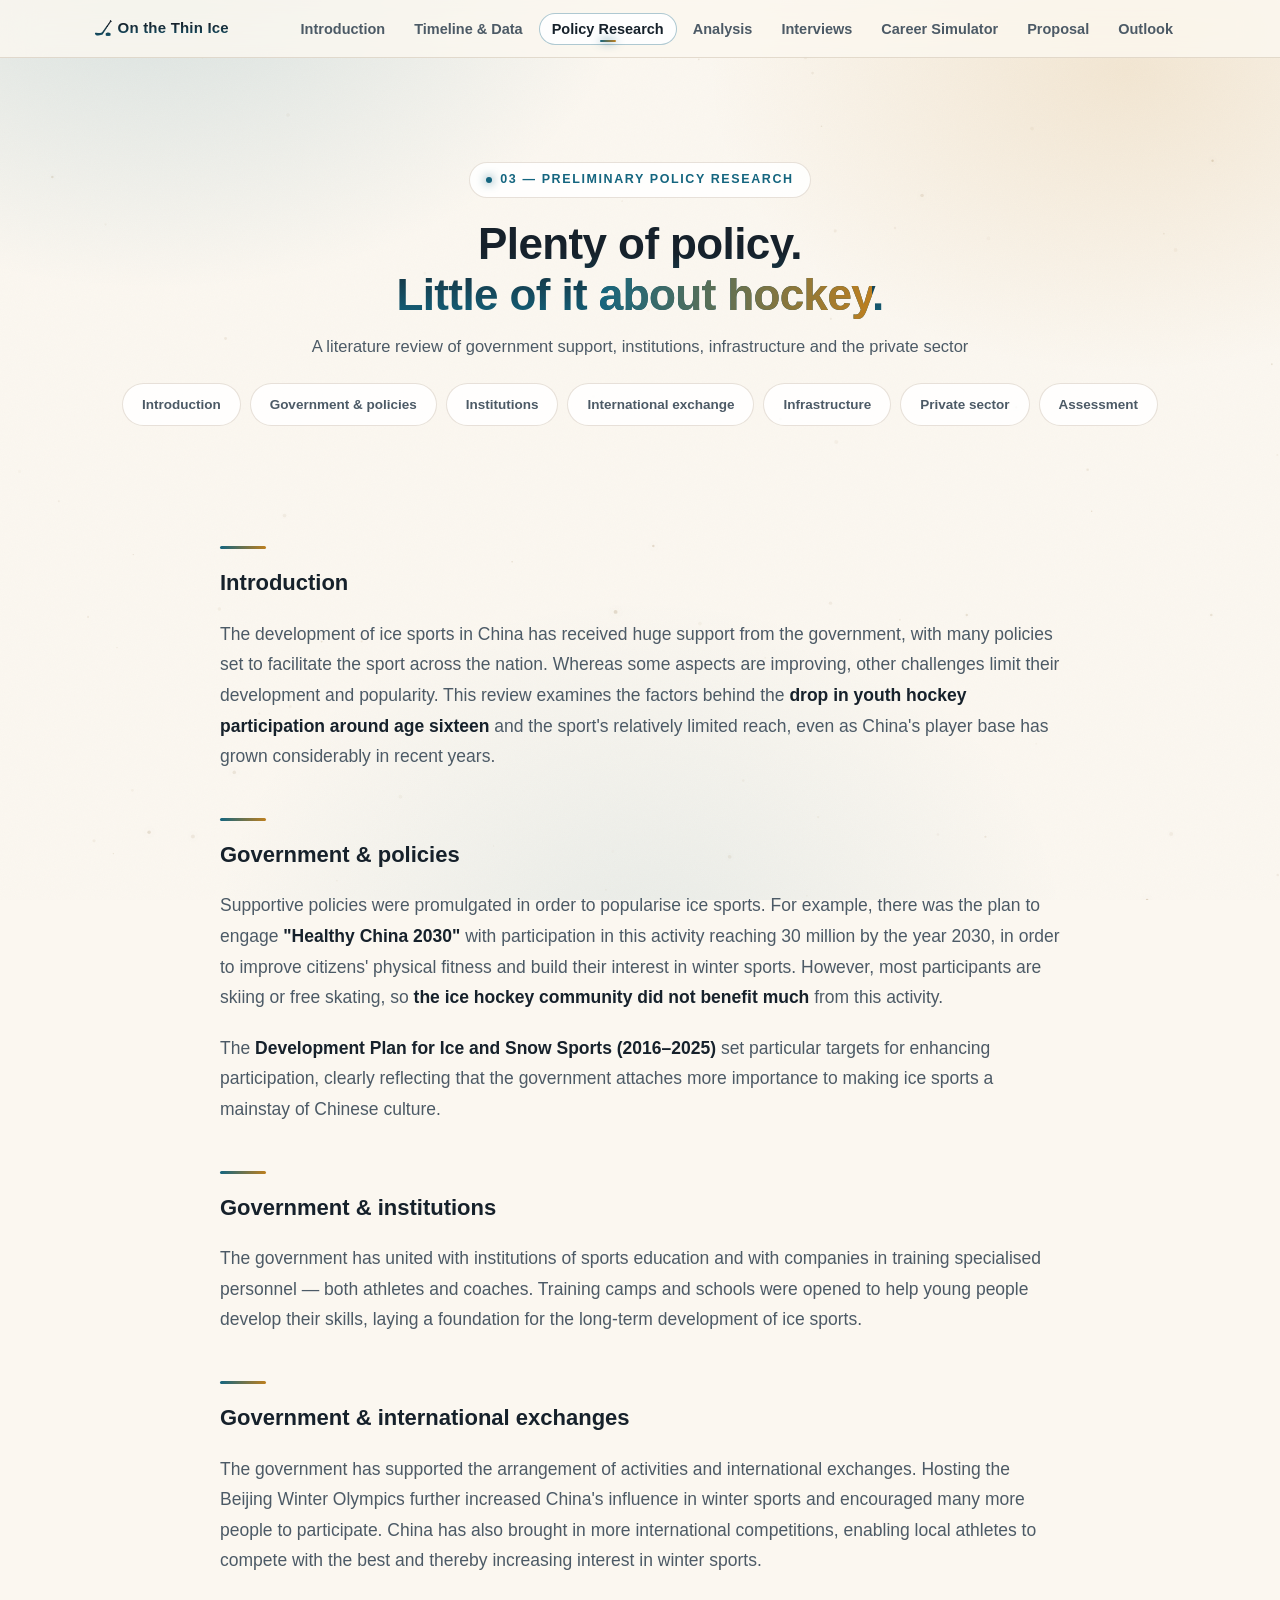
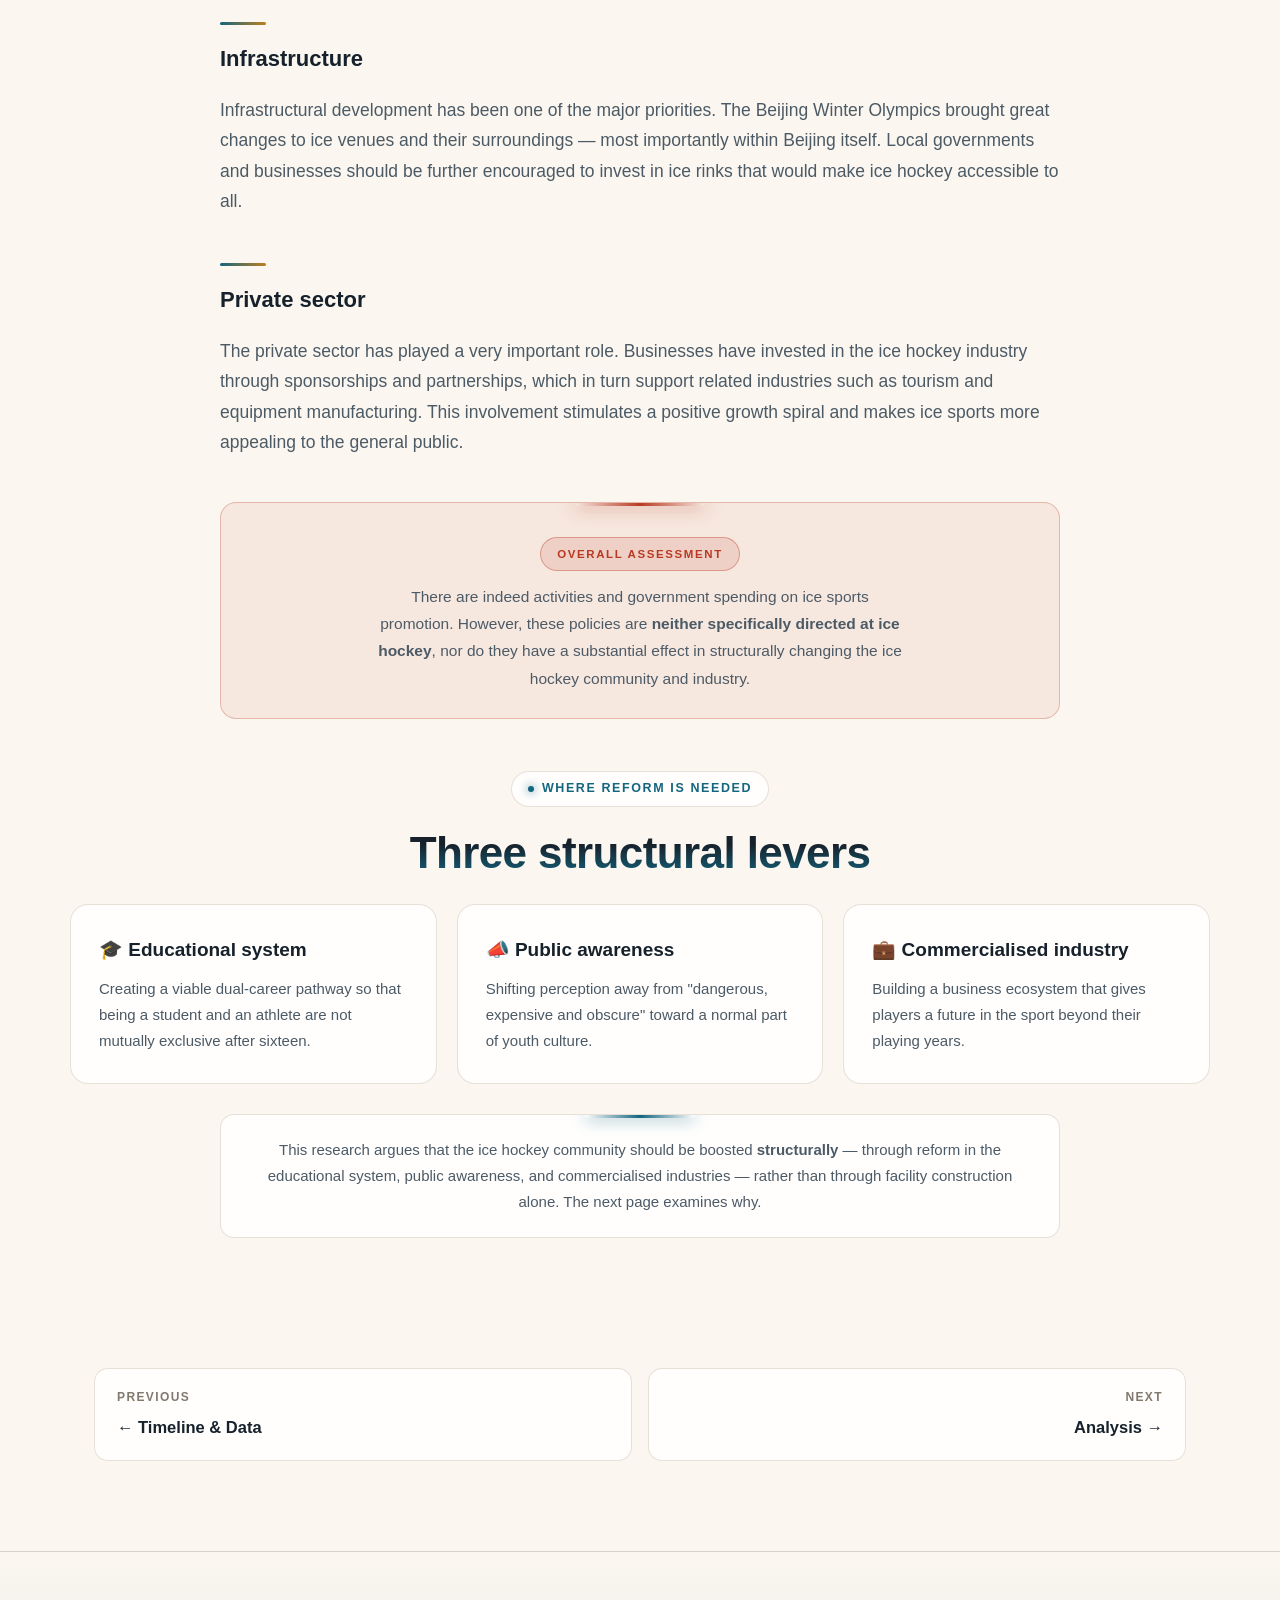
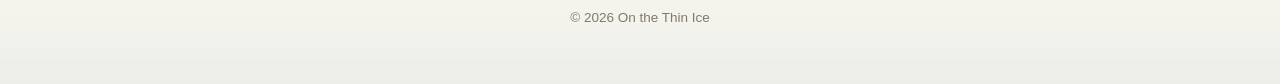
<file: policy-research.html>
<!DOCTYPE html>
<html lang="en">
<head>
<meta charset="UTF-8" />
<meta name="viewport" content="width=device-width, initial-scale=1" />
<title>Policy Research — On the Thin Ice</title>
<link rel="stylesheet" href="css/style.css" />
</head>
<body data-theme="paper">

<div id="scroll-progress"></div>
<canvas id="fx-canvas"></canvas>

<nav class="navbar">
  <div class="navbar-inner">
    <a class="navbar-brand" href="index.html">🏒 On the Thin Ice</a>
    <button class="navbar-toggle" aria-label="Menu">☰</button>
    <ul class="navbar-links">
      <li><a href="index.html">Introduction</a></li>
      <li><a href="timeline.html">Timeline &amp; Data</a></li>
      <li><a href="policy-research.html">Policy Research</a></li>
      <li><a href="u16-cliff.html">Analysis</a></li>
      <li><a href="interviews.html">Interviews</a></li>
      <li><a href="simulator.html">Career Simulator</a></li>
      <li><a href="proposal.html">Proposal</a></li>
      <li><a href="outlook.html">Outlook</a></li>
    </ul>
  </div>
</nav>

<section class="section" style="padding-bottom:34px;">
  <div class="container reveal">
    <div class="section-head" style="margin-bottom:22px;">
      <span class="eyebrow">03 — Preliminary policy research</span>
      <h2 class="section-title">Plenty of policy.<br />Little of it <span class="grad">about hockey</span>.</h2>
      <p class="section-subtitle">A literature review of government support, institutions, infrastructure and the private sector</p>
    </div>
    <nav class="pill-nav">
      <a href="#intro">Introduction</a>
      <a href="#policies">Government &amp; policies</a>
      <a href="#institutions">Institutions</a>
      <a href="#exchange">International exchange</a>
      <a href="#infra">Infrastructure</a>
      <a href="#private">Private sector</a>
      <a href="#verdict">Assessment</a>
    </nav>
  </div>
</section>

<section class="section" style="padding-top:0;">
  <div class="container reveal">
    <div class="narrow prose">

      <h3 id="intro">Introduction</h3>
      <p>
        The development of ice sports in China has received huge support from the government, with many policies set to facilitate the sport across the nation. Whereas some aspects are improving, other challenges limit their development and popularity. This review examines the factors behind the <strong>drop in youth hockey participation around age sixteen</strong> and the sport's relatively limited reach, even as China's player base has grown considerably in recent years.
      </p>

      <h3 id="policies">Government &amp; policies</h3>
      <p>
        Supportive policies were promulgated in order to popularise ice sports. For example, there was the plan to engage <strong>"Healthy China 2030"</strong> with participation in this activity reaching 30 million by the year 2030, in order to improve citizens' physical fitness and build their interest in winter sports. However, most participants are skiing or free skating, so <strong>the ice hockey community did not benefit much</strong> from this activity.
      </p>
      <p>
        The <strong>Development Plan for Ice and Snow Sports (2016–2025)</strong> set particular targets for enhancing participation, clearly reflecting that the government attaches more importance to making ice sports a mainstay of Chinese culture.
      </p>

      <h3 id="institutions">Government &amp; institutions</h3>
      <p>
        The government has united with institutions of sports education and with companies in training specialised personnel — both athletes and coaches. Training camps and schools were opened to help young people develop their skills, laying a foundation for the long-term development of ice sports.
      </p>

      <h3 id="exchange">Government &amp; international exchanges</h3>
      <p>
        The government has supported the arrangement of activities and international exchanges. Hosting the Beijing Winter Olympics further increased China's influence in winter sports and encouraged many more people to participate. China has also brought in more international competitions, enabling local athletes to compete with the best and thereby increasing interest in winter sports.
      </p>

      <h3 id="infra">Infrastructure</h3>
      <p>
        Infrastructural development has been one of the major priorities. The Beijing Winter Olympics brought great changes to ice venues and their surroundings — most importantly within Beijing itself. Local governments and businesses should be further encouraged to invest in ice rinks that would make ice hockey accessible to all.
      </p>

      <h3 id="private">Private sector</h3>
      <p>
        The private sector has played a very important role. Businesses have invested in the ice hockey industry through sponsorships and partnerships, which in turn support related industries such as tourism and equipment manufacturing. This involvement stimulates a positive growth spiral and makes ice sports more appealing to the general public.
      </p>
    </div>

    <!-- Assessment -->
    <div class="narrow" style="margin-top:44px;">
      <div class="pain">
        <span class="tag">Overall assessment</span>
        <p>
          There are indeed activities and government spending on ice sports promotion. However, these policies are <strong>neither specifically directed at ice hockey</strong>, nor do they have a substantial effect in structurally changing the ice hockey community and industry.
        </p>
      </div>
    </div>

    <div class="container reveal" style="padding:0;">
      <div class="section-head" style="margin:52px 0 26px;">
        <span class="eyebrow" id="verdict">Where reform is needed</span>
        <h2 class="section-title">Three structural levers</h2>
      </div>
      <div class="grid c3">
        <div class="card reveal" data-stagger>
          <h3>🎓 Educational system</h3>
          <p>Creating a viable dual-career pathway so that being a student and an athlete are not mutually exclusive after sixteen.</p>
        </div>
        <div class="card reveal" data-stagger>
          <h3>📣 Public awareness</h3>
          <p>Shifting perception away from "dangerous, expensive and obscure" toward a normal part of youth culture.</p>
        </div>
        <div class="card reveal" data-stagger>
          <h3>💼 Commercialised industry</h3>
          <p>Building a business ecosystem that gives players a future in the sport beyond their playing years.</p>
        </div>
      </div>
      <div class="narrow" style="margin-top:30px;">
        <div class="callout">
          This research argues that the ice hockey community should be boosted <strong>structurally</strong> — through reform in the educational system, public awareness, and commercialised industries — rather than through facility construction alone. The next page examines why.
        </div>
      </div>
    </div>
  </div>
</section>

<div class="page-nav">
  <a href="timeline.html"><div class="dir">Previous</div><div class="ttl">← Timeline &amp; Data</div></a>
  <a class="next" href="u16-cliff.html"><div class="dir">Next</div><div class="ttl">Analysis →</div></a>
</div>

<footer class="footer"><p>© 2026 On the Thin Ice</p></footer>

<button id="to-top" aria-label="Back to top">↑</button>
<script src="js/main.js"></script>
</body>
</html>
</file>
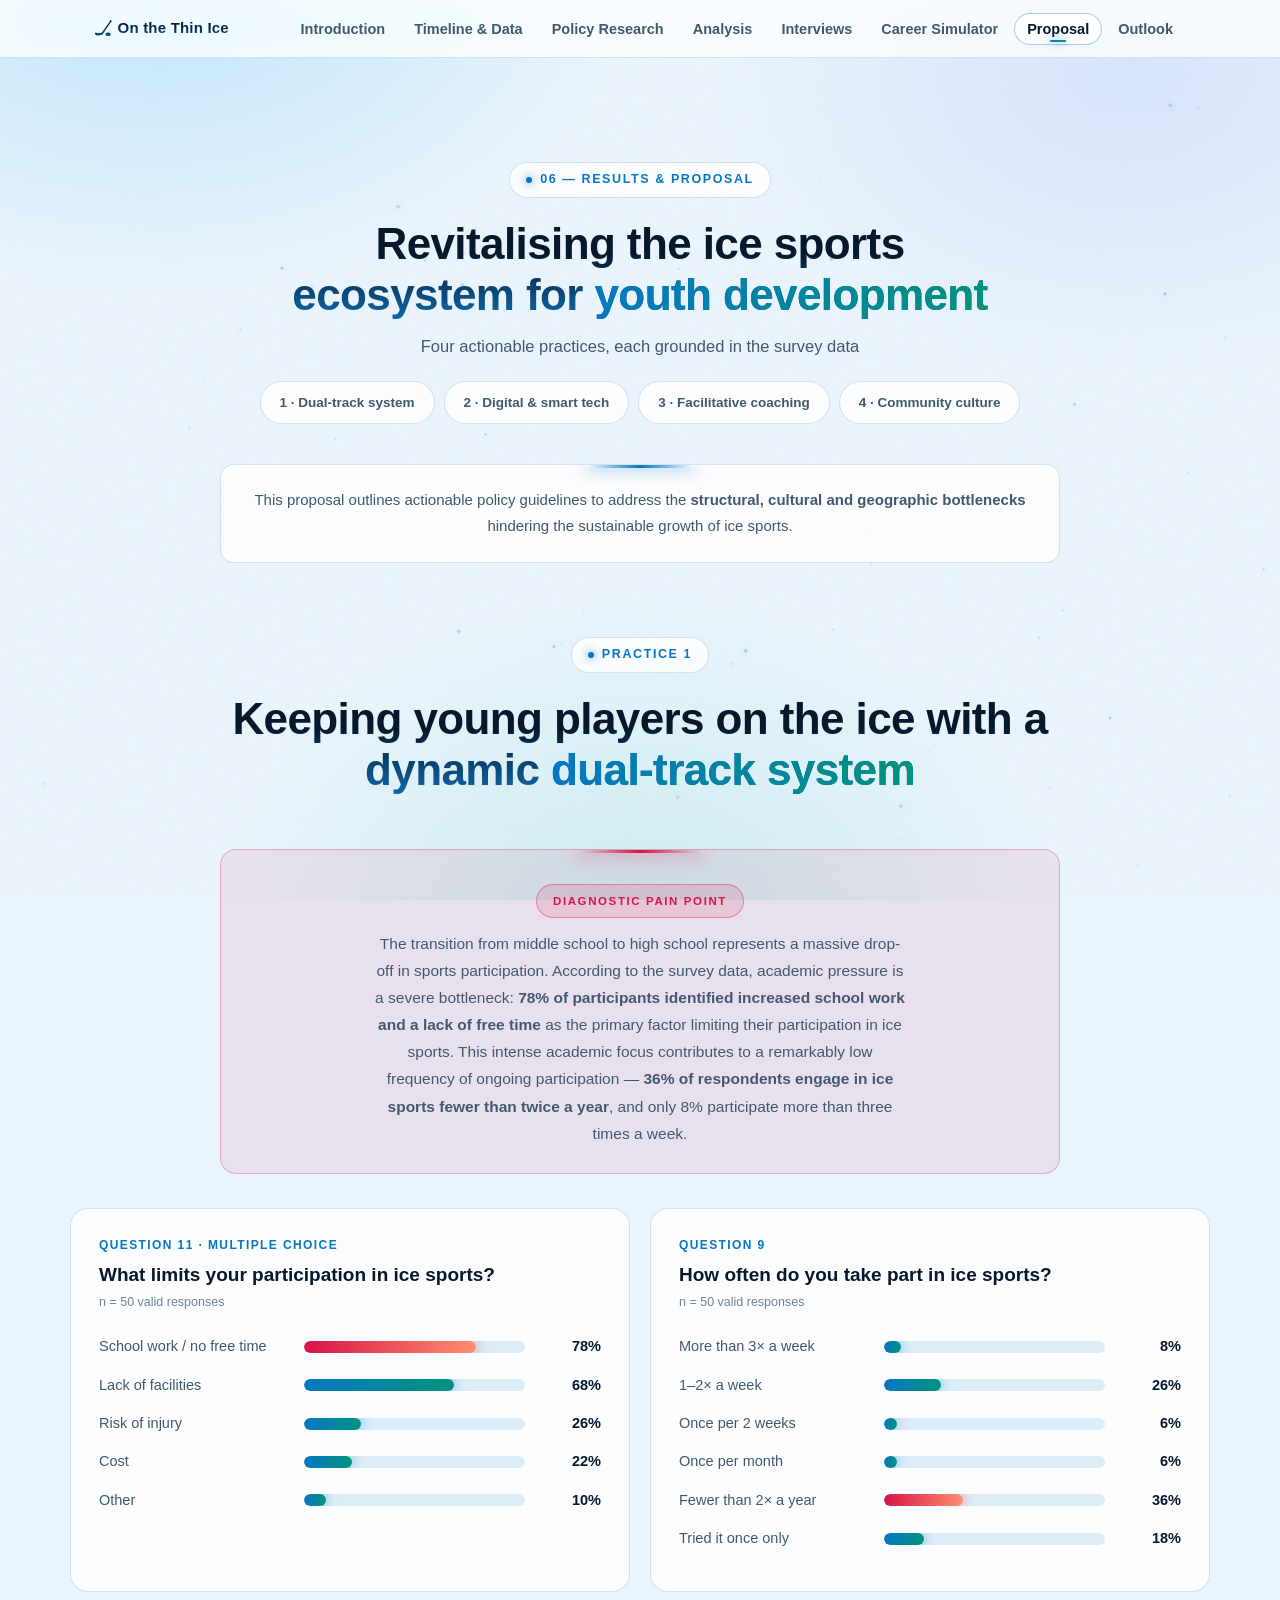
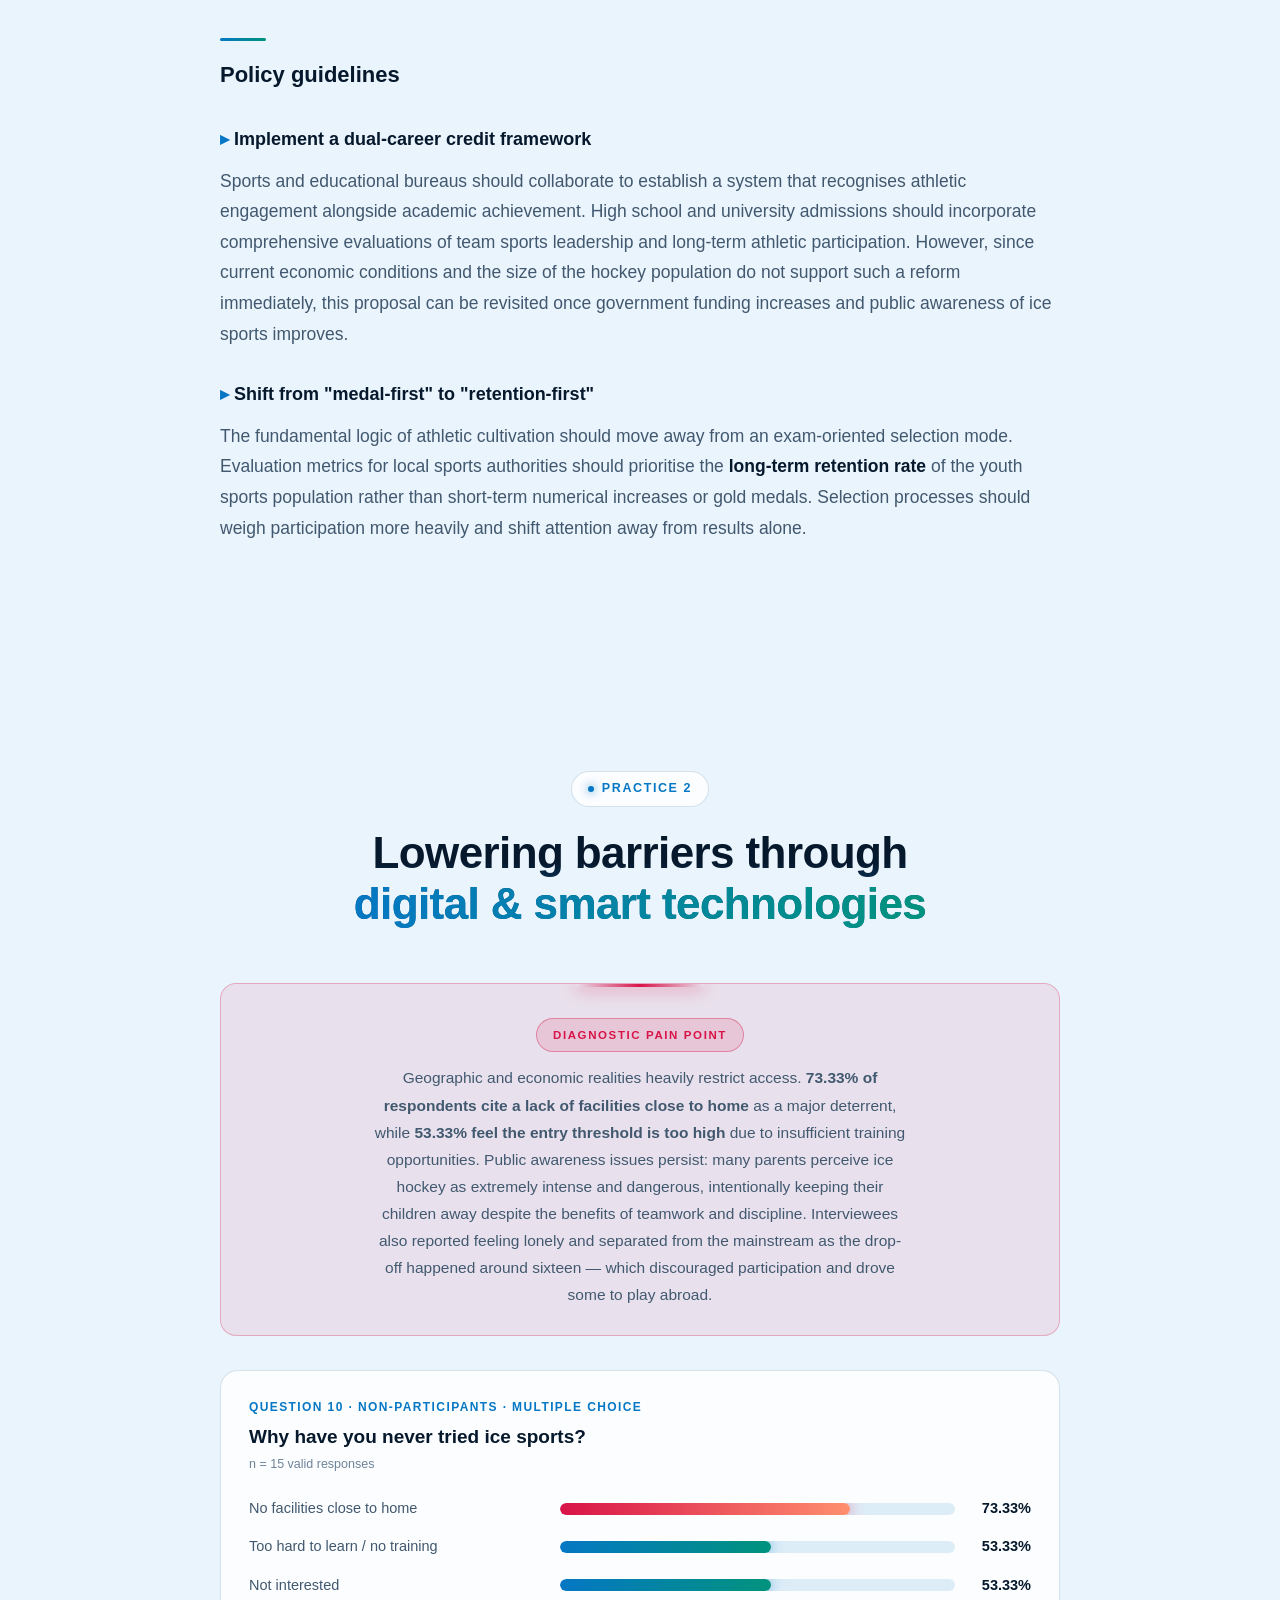
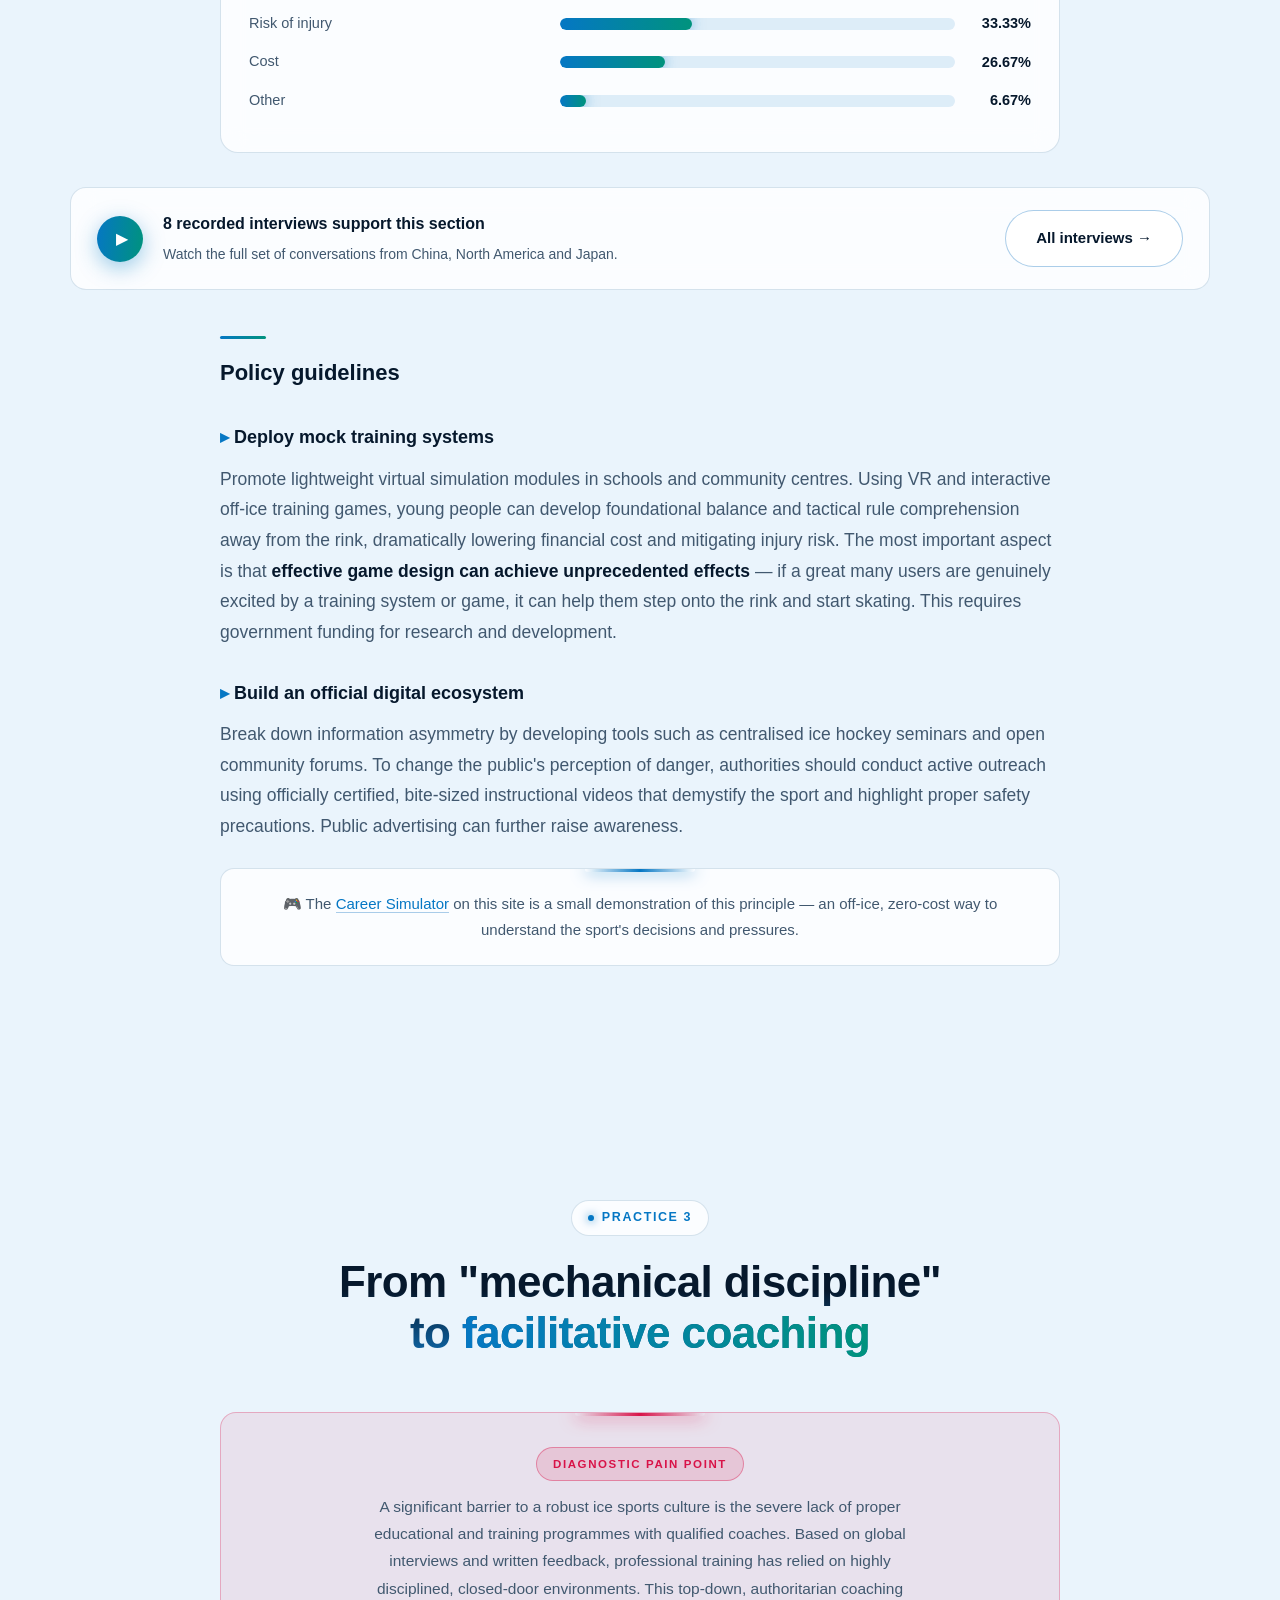
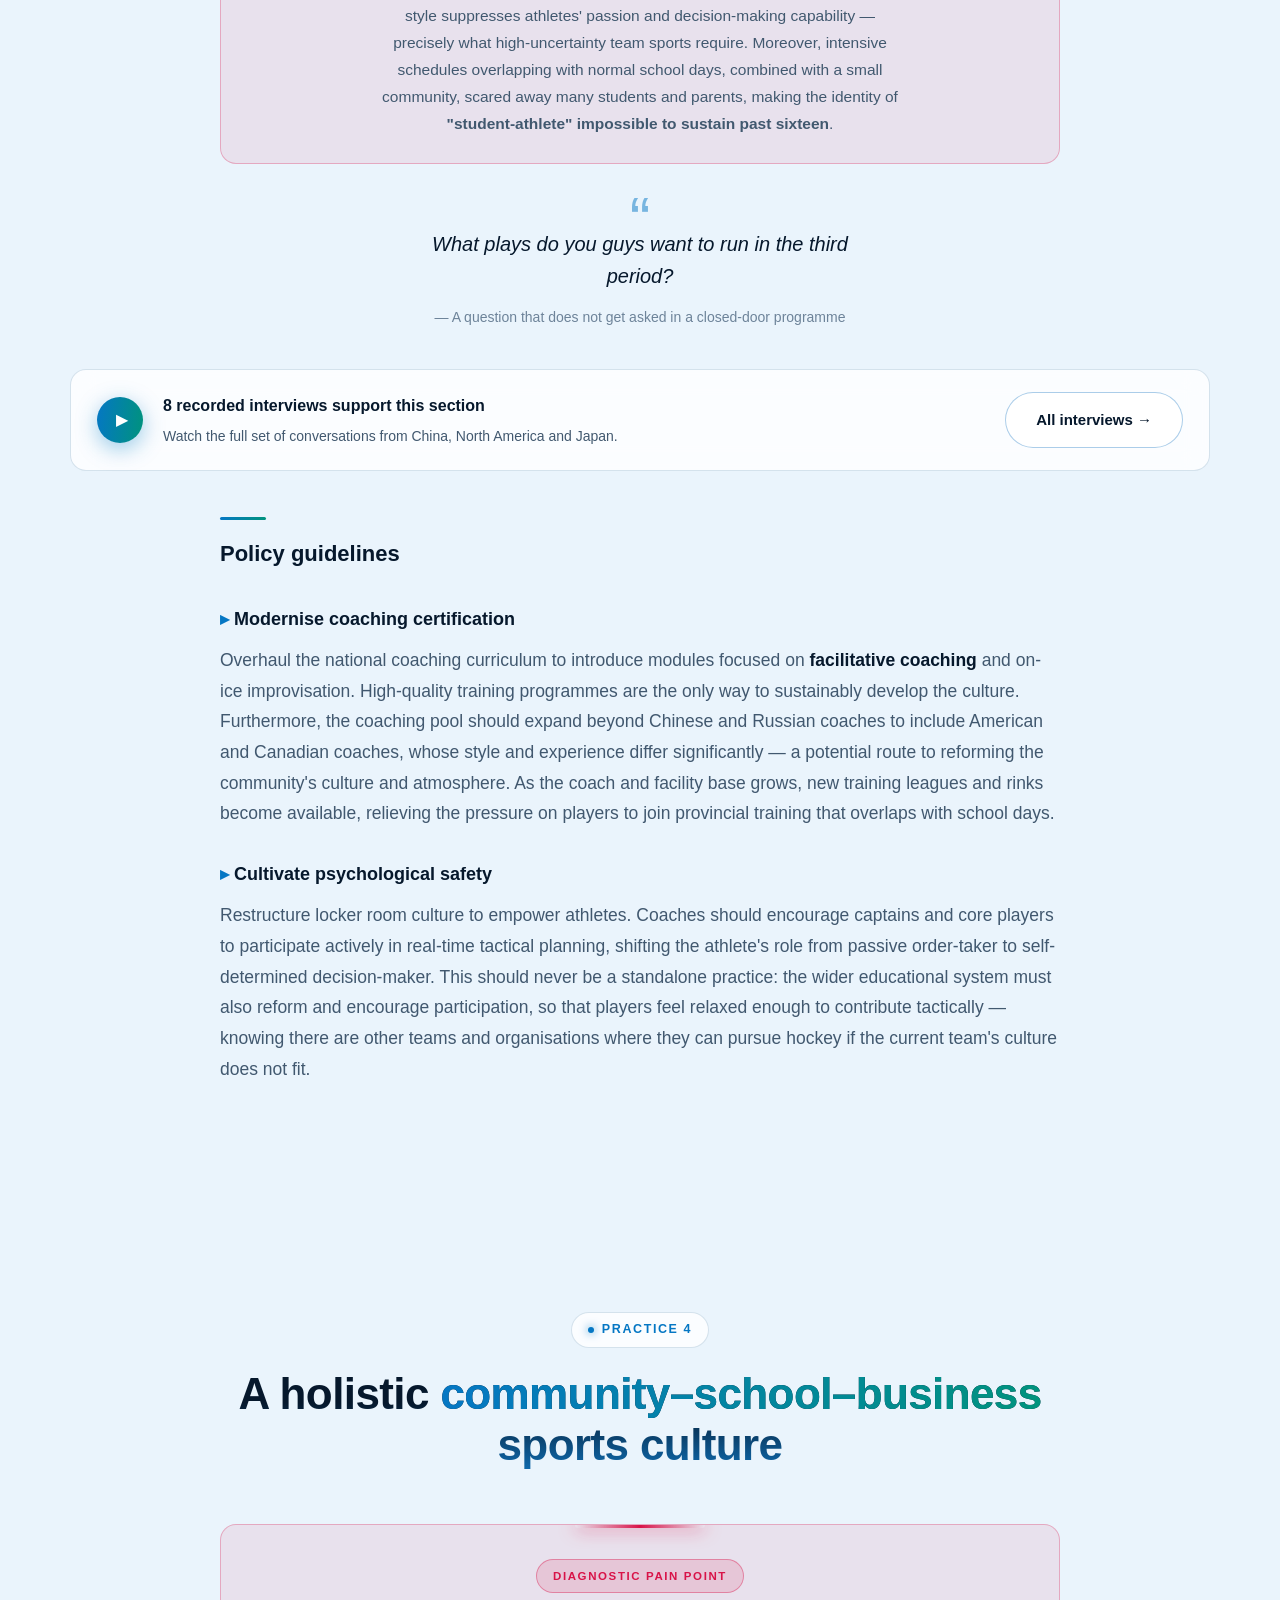
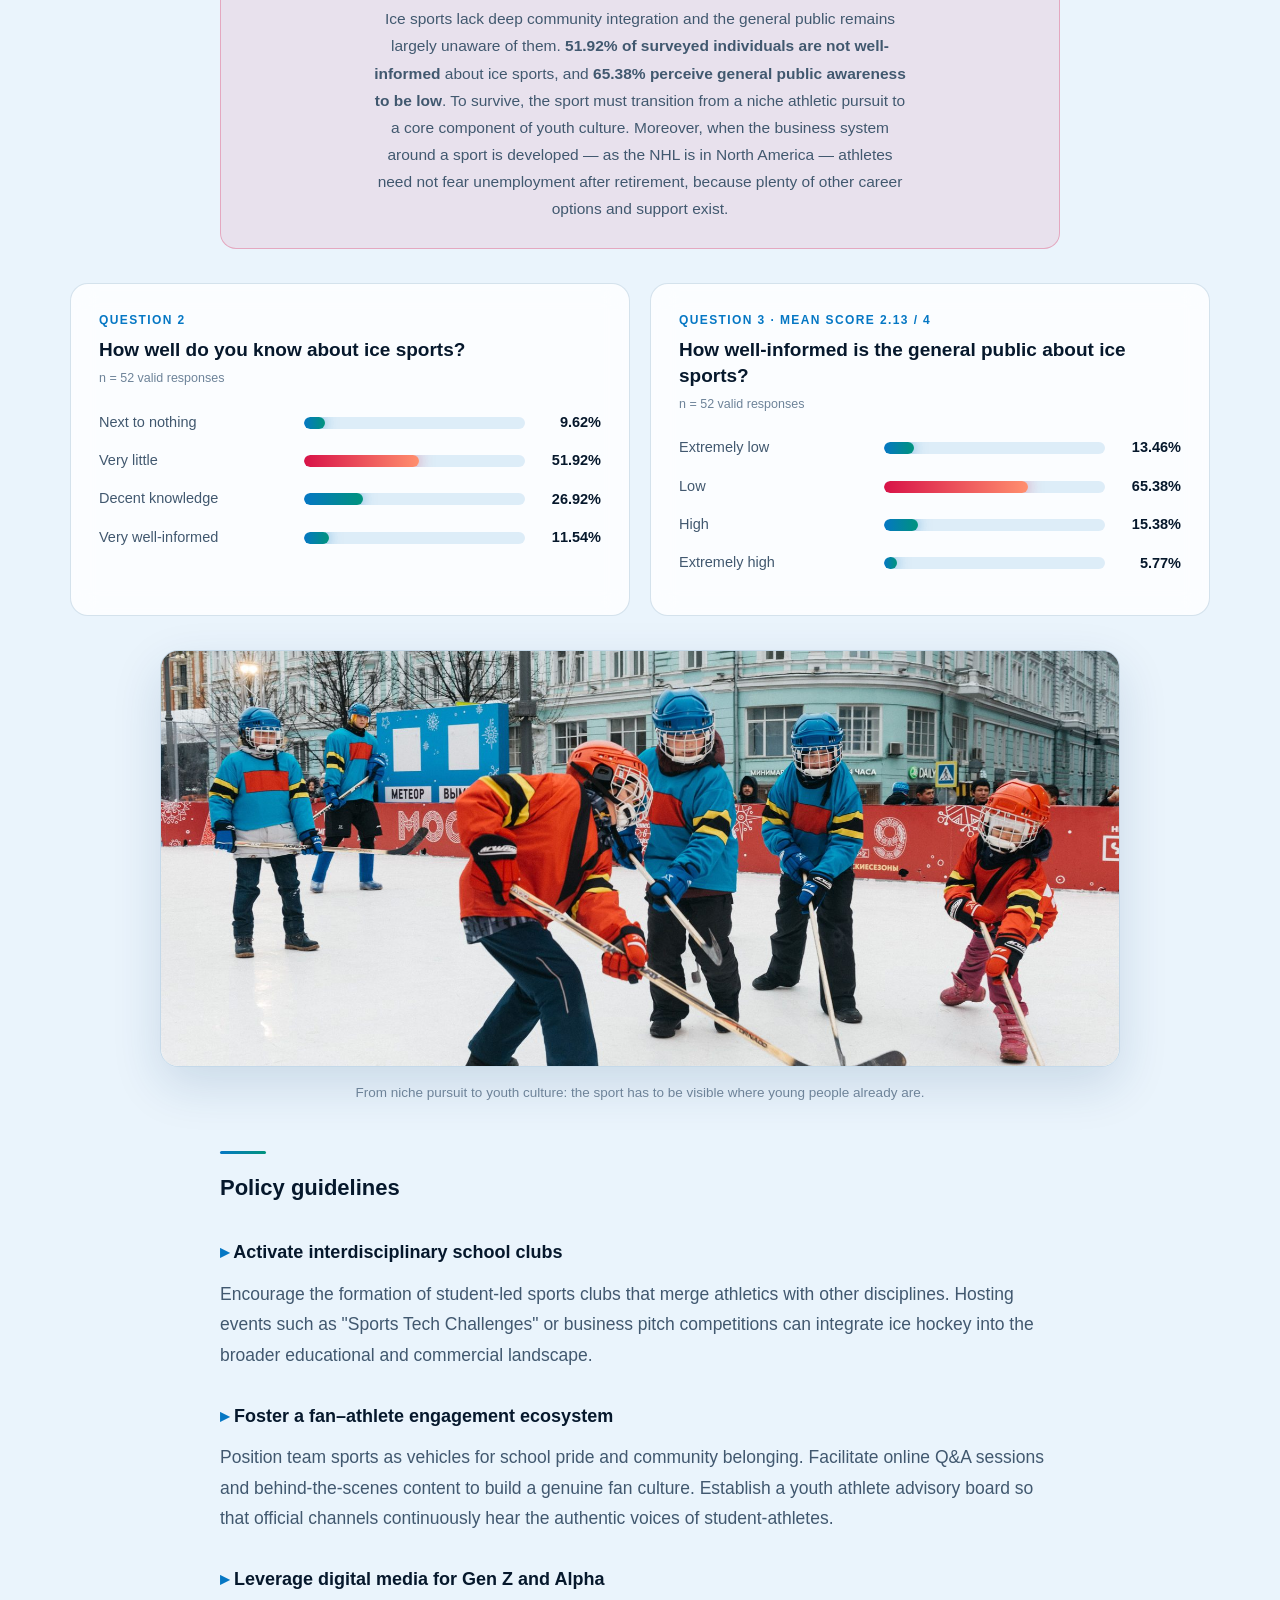
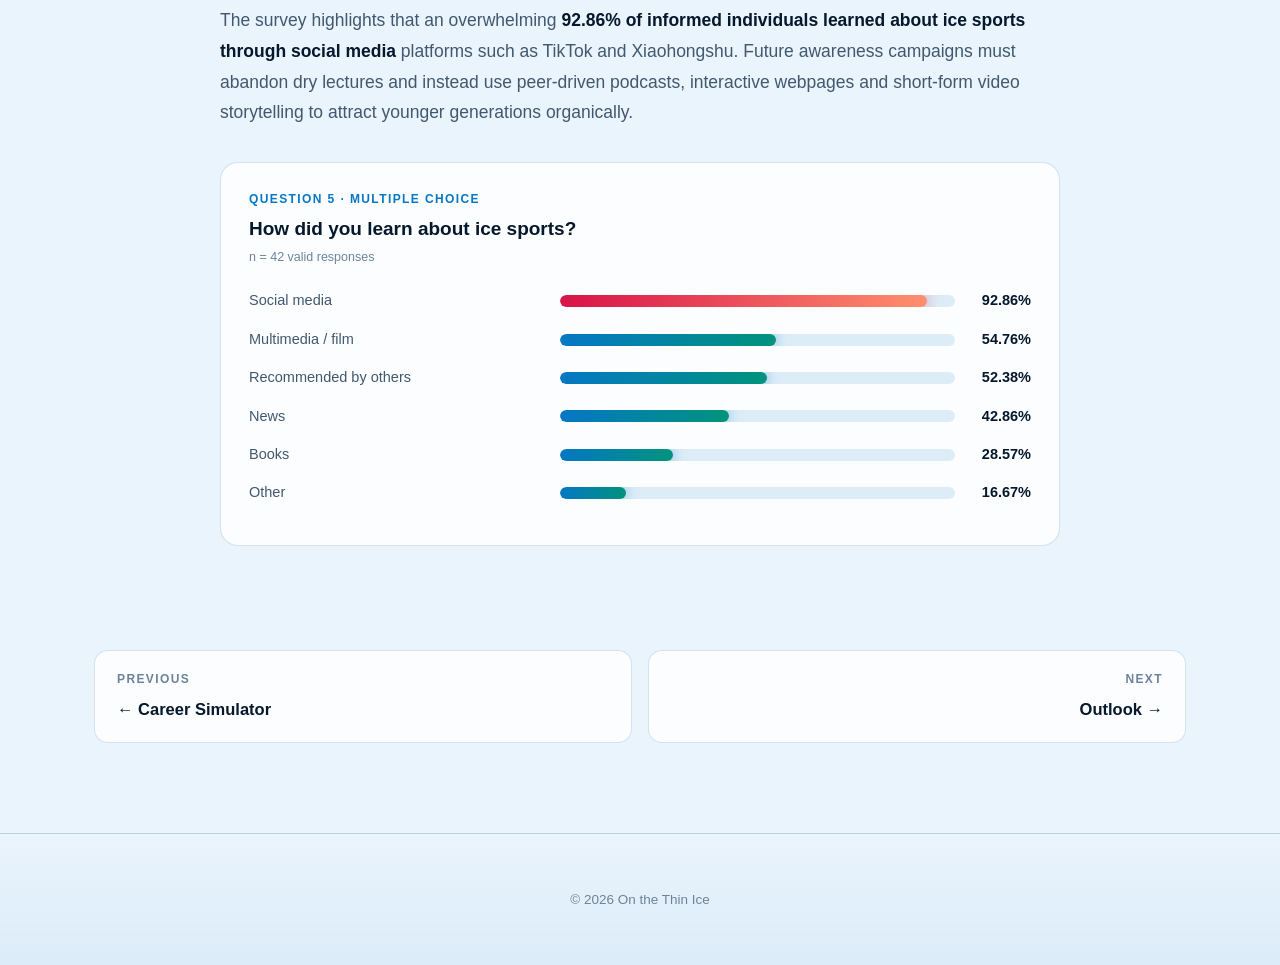
<file: proposal.html>
<!DOCTYPE html>
<html lang="en">
<head>
<meta charset="UTF-8" />
<meta name="viewport" content="width=device-width, initial-scale=1" />
<title>Policy Proposal — On the Thin Ice</title>
<link rel="stylesheet" href="css/style.css" />
</head>
<body data-theme="frost">

<div id="scroll-progress"></div>
<canvas id="fx-canvas"></canvas>

<nav class="navbar">
  <div class="navbar-inner">
    <a class="navbar-brand" href="index.html">🏒 On the Thin Ice</a>
    <button class="navbar-toggle" aria-label="Menu">☰</button>
    <ul class="navbar-links">
      <li><a href="index.html">Introduction</a></li>
      <li><a href="timeline.html">Timeline &amp; Data</a></li>
      <li><a href="policy-research.html">Policy Research</a></li>
      <li><a href="u16-cliff.html">Analysis</a></li>
      <li><a href="interviews.html">Interviews</a></li>
      <li><a href="simulator.html">Career Simulator</a></li>
      <li><a href="proposal.html">Proposal</a></li>
      <li><a href="outlook.html">Outlook</a></li>
    </ul>
  </div>
</nav>

<section class="section" style="padding-bottom:28px;">
  <div class="container reveal">
    <div class="section-head" style="margin-bottom:20px;">
      <span class="eyebrow">06 — Results &amp; proposal</span>
      <h2 class="section-title">Revitalising the ice sports<br />ecosystem for <span class="grad">youth development</span></h2>
      <p class="section-subtitle">Four actionable practices, each grounded in the survey data</p>
    </div>
    <nav class="pill-nav">
      <a href="#p1">1 · Dual-track system</a>
      <a href="#p2">2 · Digital &amp; smart tech</a>
      <a href="#p3">3 · Facilitative coaching</a>
      <a href="#p4">4 · Community culture</a>
    </nav>
    <div class="narrow">
      <div class="callout">
        This proposal outlines actionable policy guidelines to address the <strong>structural, cultural and geographic bottlenecks</strong> hindering the sustainable growth of ice sports.
      </div>
    </div>
  </div>
</section>

<!-- ============ PRACTICE 1 ============ -->
<section class="section" id="p1" style="padding-top:20px;">
  <div class="container reveal">
    <div class="section-head">
      <span class="eyebrow">Practice 1</span>
      <h2 class="section-title">Keeping young players on the ice with a<br />dynamic <span class="grad">dual-track system</span></h2>
    </div>

    <div class="narrow">
      <div class="pain">
        <span class="tag">Diagnostic pain point</span>
        <p>
          The transition from middle school to high school represents a massive drop-off in sports participation. According to the survey data, academic pressure is a severe bottleneck: <strong>78% of participants identified increased school work and a lack of free time</strong> as the primary factor limiting their participation in ice sports. This intense academic focus contributes to a remarkably low frequency of ongoing participation — <strong>36% of respondents engage in ice sports fewer than twice a year</strong>, and only 8% participate more than three times a week.
        </p>
      </div>
    </div>

    <div class="grid c2" style="margin:34px 0;">
      <div class="chart reveal" data-chart="limits" data-stagger></div>
      <div class="chart reveal" data-chart="frequency" data-stagger></div>
    </div>

    <div class="narrow prose">
      <h3>Policy guidelines</h3>
      <h4>Implement a dual-career credit framework</h4>
      <p>
        Sports and educational bureaus should collaborate to establish a system that recognises athletic engagement alongside academic achievement. High school and university admissions should incorporate comprehensive evaluations of team sports leadership and long-term athletic participation. However, since current economic conditions and the size of the hockey population do not support such a reform immediately, this proposal can be revisited once government funding increases and public awareness of ice sports improves.
      </p>
      <h4>Shift from "medal-first" to "retention-first"</h4>
      <p>
        The fundamental logic of athletic cultivation should move away from an exam-oriented selection mode. Evaluation metrics for local sports authorities should prioritise the <strong>long-term retention rate</strong> of the youth sports population rather than short-term numerical increases or gold medals. Selection processes should weigh participation more heavily and shift attention away from results alone.
      </p>
    </div>
  </div>
</section>

<!-- ============ PRACTICE 2 ============ -->
<section class="section" id="p2">
  <div class="container reveal">
    <div class="section-head">
      <span class="eyebrow">Practice 2</span>
      <h2 class="section-title">Lowering barriers through<br /><span class="grad">digital &amp; smart technologies</span></h2>
    </div>

    <div class="narrow">
      <div class="pain">
        <span class="tag">Diagnostic pain point</span>
        <p>
          Geographic and economic realities heavily restrict access. <strong>73.33% of respondents cite a lack of facilities close to home</strong> as a major deterrent, while <strong>53.33% feel the entry threshold is too high</strong> due to insufficient training opportunities. Public awareness issues persist: many parents perceive ice hockey as extremely intense and dangerous, intentionally keeping their children away despite the benefits of teamwork and discipline. Interviewees also reported feeling lonely and separated from the mainstream as the drop-off happened around sixteen — which discouraged participation and drove some to play abroad.
        </p>
      </div>
    </div>

    <div class="chart reveal" style="margin:34px auto;max-width:840px;" data-chart="barriers"></div>

    <!-- Interview clips tagged "practice2-abroad" in js/interviews.js -->
    <div style="margin:34px 0;" data-interviews="practice2-abroad"></div>

    <div class="narrow prose">
      <h3>Policy guidelines</h3>
      <h4>Deploy mock training systems</h4>
      <p>
        Promote lightweight virtual simulation modules in schools and community centres. Using VR and interactive off-ice training games, young people can develop foundational balance and tactical rule comprehension away from the rink, dramatically lowering financial cost and mitigating injury risk. The most important aspect is that <strong>effective game design can achieve unprecedented effects</strong> — if a great many users are genuinely excited by a training system or game, it can help them step onto the rink and start skating. This requires government funding for research and development.
      </p>
      <h4>Build an official digital ecosystem</h4>
      <p>
        Break down information asymmetry by developing tools such as centralised ice hockey seminars and open community forums. To change the public's perception of danger, authorities should conduct active outreach using officially certified, bite-sized instructional videos that demystify the sport and highlight proper safety precautions. Public advertising can further raise awareness.
      </p>
      <div class="callout">
        🎮 The <a class="inline" href="simulator.html">Career Simulator</a> on this site is a small demonstration of this principle — an off-ice, zero-cost way to understand the sport's decisions and pressures.
      </div>
    </div>
  </div>
</section>

<!-- ============ PRACTICE 3 ============ -->
<section class="section" id="p3">
  <div class="container reveal">
    <div class="section-head">
      <span class="eyebrow">Practice 3</span>
      <h2 class="section-title">From "mechanical discipline"<br />to <span class="grad">facilitative coaching</span></h2>
    </div>

    <div class="narrow">
      <div class="pain">
        <span class="tag">Diagnostic pain point</span>
        <p>
          A significant barrier to a robust ice sports culture is the severe lack of proper educational and training programmes with qualified coaches. Based on global interviews and written feedback, professional training has relied on highly disciplined, closed-door environments. This top-down, authoritarian coaching style suppresses athletes' passion and decision-making capability — precisely what high-uncertainty team sports require. Moreover, intensive schedules overlapping with normal school days, combined with a small community, scared away many students and parents, making the identity of <strong>"student-athlete" impossible to sustain past sixteen</strong>.
        </p>
      </div>
    </div>

    <blockquote>
      What plays do you guys want to run in the third period?
      <cite>— A question that does not get asked in a closed-door programme</cite>
    </blockquote>

    <!-- Interview clips tagged "practice3-coaching" in js/interviews.js -->
    <div style="margin:34px 0;" data-interviews="practice3-coaching"></div>

    <div class="narrow prose">
      <h3>Policy guidelines</h3>
      <h4>Modernise coaching certification</h4>
      <p>
        Overhaul the national coaching curriculum to introduce modules focused on <strong>facilitative coaching</strong> and on-ice improvisation. High-quality training programmes are the only way to sustainably develop the culture. Furthermore, the coaching pool should expand beyond Chinese and Russian coaches to include American and Canadian coaches, whose style and experience differ significantly — a potential route to reforming the community's culture and atmosphere. As the coach and facility base grows, new training leagues and rinks become available, relieving the pressure on players to join provincial training that overlaps with school days.
      </p>
      <h4>Cultivate psychological safety</h4>
      <p>
        Restructure locker room culture to empower athletes. Coaches should encourage captains and core players to participate actively in real-time tactical planning, shifting the athlete's role from passive order-taker to self-determined decision-maker. This should never be a standalone practice: the wider educational system must also reform and encourage participation, so that players feel relaxed enough to contribute tactically — knowing there are other teams and organisations where they can pursue hockey if the current team's culture does not fit.
      </p>
    </div>
  </div>
</section>

<!-- ============ PRACTICE 4 ============ -->
<section class="section" id="p4">
  <div class="container reveal">
    <div class="section-head">
      <span class="eyebrow">Practice 4</span>
      <h2 class="section-title">A holistic <span class="grad">community–school–business</span><br />sports culture</h2>
    </div>

    <div class="narrow">
      <div class="pain">
        <span class="tag">Diagnostic pain point</span>
        <p>
          Ice sports lack deep community integration and the general public remains largely unaware of them. <strong>51.92% of surveyed individuals are not well-informed</strong> about ice sports, and <strong>65.38% perceive general public awareness to be low</strong>. To survive, the sport must transition from a niche athletic pursuit to a core component of youth culture. Moreover, when the business system around a sport is developed — as the NHL is in North America — athletes need not fear unemployment after retirement, because plenty of other career options and support exist.
        </p>
      </div>
    </div>

    <div class="grid c2" style="margin:34px 0;">
      <div class="chart reveal" data-chart="knowledge" data-stagger></div>
      <div class="chart reveal" data-chart="publicAwareness" data-stagger></div>
    </div>

    <figure class="figure">
      <img src="assets/images/community.jpg" alt="Young players on the ice"
           style="max-width:960px;width:100%;"
           onerror="this.onerror=null;this.src='assets/images/scenes/lockerroom.svg'" />
      <figcaption>From niche pursuit to youth culture: the sport has to be visible where young people already are.</figcaption>
    </figure>

    <div class="narrow prose">
      <h3>Policy guidelines</h3>
      <h4>Activate interdisciplinary school clubs</h4>
      <p>
        Encourage the formation of student-led sports clubs that merge athletics with other disciplines. Hosting events such as "Sports Tech Challenges" or business pitch competitions can integrate ice hockey into the broader educational and commercial landscape.
      </p>
      <h4>Foster a fan–athlete engagement ecosystem</h4>
      <p>
        Position team sports as vehicles for school pride and community belonging. Facilitate online Q&amp;A sessions and behind-the-scenes content to build a genuine fan culture. Establish a youth athlete advisory board so that official channels continuously hear the authentic voices of student-athletes.
      </p>
      <h4>Leverage digital media for Gen Z and Alpha</h4>
      <p>
        The survey highlights that an overwhelming <strong>92.86% of informed individuals learned about ice sports through social media</strong> platforms such as TikTok and Xiaohongshu. Future awareness campaigns must abandon dry lectures and instead use peer-driven podcasts, interactive webpages and short-form video storytelling to attract younger generations organically.
      </p>
    </div>

    <div class="chart reveal" style="margin:34px auto 0;max-width:840px;" data-chart="channels"></div>
  </div>
</section>

<div class="page-nav">
  <a href="simulator.html"><div class="dir">Previous</div><div class="ttl">← Career Simulator</div></a>
  <a class="next" href="outlook.html"><div class="dir">Next</div><div class="ttl">Outlook →</div></a>
</div>

<footer class="footer"><p>© 2026 On the Thin Ice</p></footer>

<button id="to-top" aria-label="Back to top">↑</button>
<script src="js/main.js"></script>
<script src="js/interviews.js"></script>
</body>
</html>
</file>
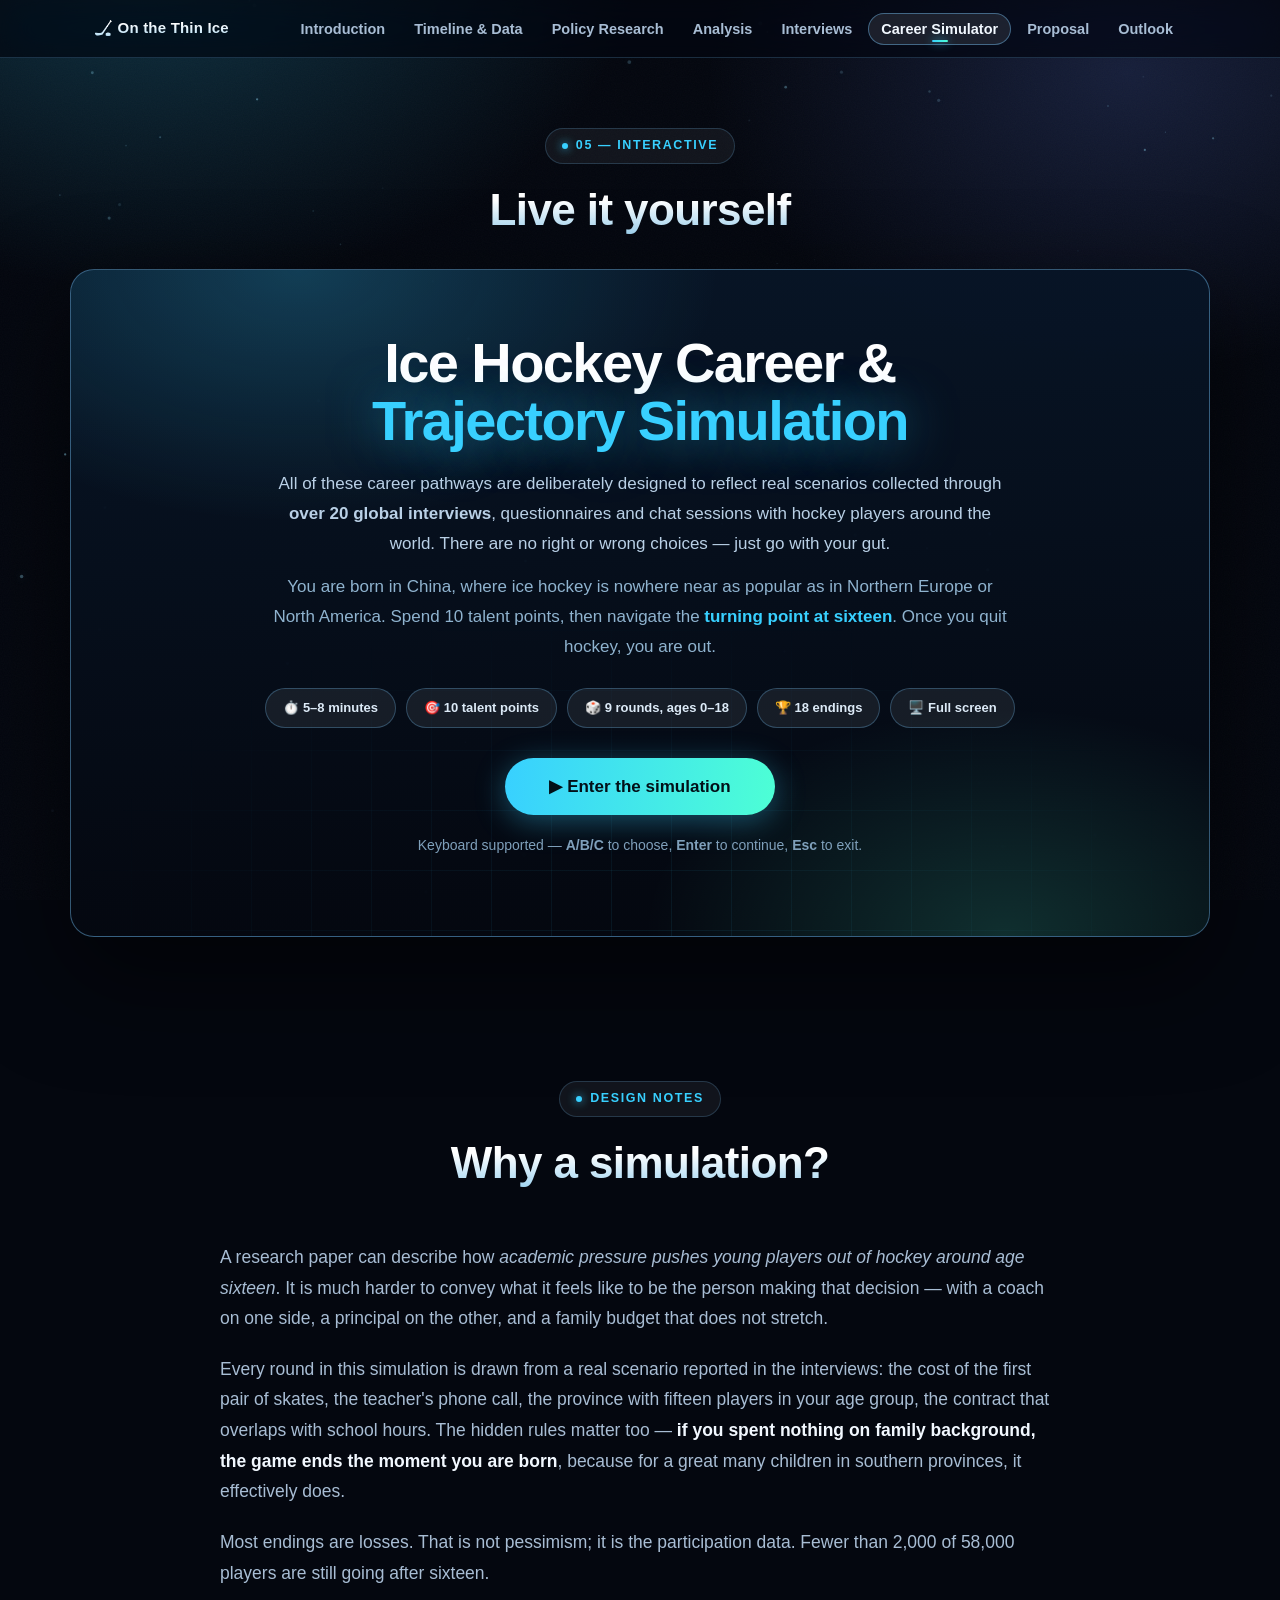
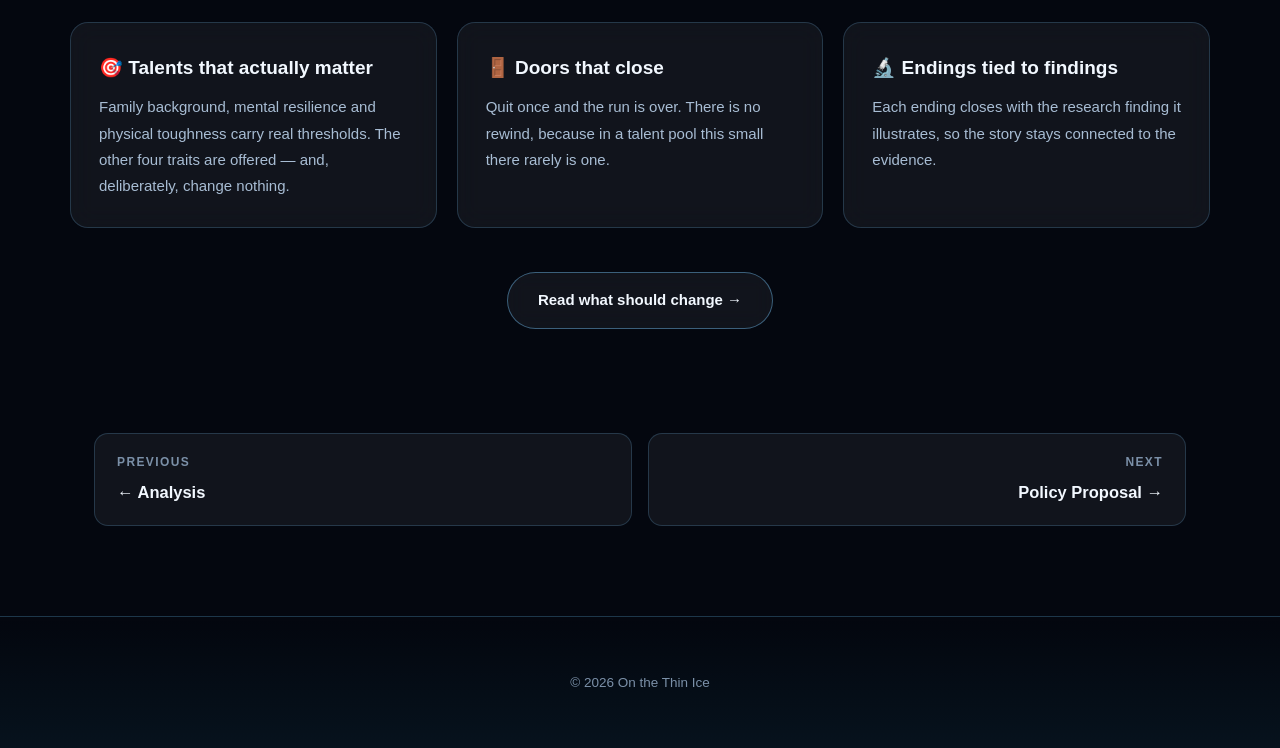
<file: simulator.html>
<!DOCTYPE html>
<html lang="en">
<head>
<meta charset="UTF-8" />
<meta name="viewport" content="width=device-width, initial-scale=1" />
<title>Career Simulator — On the Thin Ice</title>
<link rel="stylesheet" href="css/style.css" />
<link rel="stylesheet" href="css/game.css" />
</head>
<body data-theme="dark">

<div id="scroll-progress"></div>
<canvas id="fx-canvas"></canvas>

<nav class="navbar">
  <div class="navbar-inner">
    <a class="navbar-brand" href="index.html">🏒 On the Thin Ice</a>
    <button class="navbar-toggle" aria-label="Menu">☰</button>
    <ul class="navbar-links">
      <li><a href="index.html">Introduction</a></li>
      <li><a href="timeline.html">Timeline &amp; Data</a></li>
      <li><a href="policy-research.html">Policy Research</a></li>
      <li><a href="u16-cliff.html">Analysis</a></li>
      <li><a href="interviews.html">Interviews</a></li>
      <li><a href="simulator.html">Career Simulator</a></li>
      <li><a href="proposal.html">Proposal</a></li>
      <li><a href="outlook.html">Outlook</a></li>
    </ul>
  </div>
</nav>

<!-- ============ LAUNCH ============ -->
<section class="section" style="padding-top:70px;padding-bottom:40px;">
  <div class="container reveal">
    <div class="section-head" style="margin-bottom:34px;">
      <span class="eyebrow">05 — Interactive</span>
      <h2 class="section-title">Live it yourself</h2>
    </div>

    <div class="launch">
      <h2>Ice Hockey Career &amp;<br /><span class="hl">Trajectory Simulation</span></h2>
      <p>
        All of these career pathways are deliberately designed to reflect real scenarios collected through
        <strong>over 20 global interviews</strong>, questionnaires and chat sessions with hockey players around the world.
        There are no right or wrong choices — just go with your gut.
      </p>
      <p style="color:#8fb3cf;">
        You are born in China, where ice hockey is nowhere near as popular as in Northern Europe or North America.
        Spend 10 talent points, then navigate the <strong style="color:#38d0ff;">turning point at sixteen</strong>.
        Once you quit hockey, you are out.
      </p>
      <div class="meta">
        <span>⏱️ 5–8 minutes</span>
        <span>🎯 10 talent points</span>
        <span>🎲 9 rounds, ages 0–18</span>
        <span>🏆 18 endings</span>
        <span>🖥️ Full screen</span>
      </div>
      <button class="btn big" id="sim-launch">▶ Enter the simulation</button>
      <p style="margin-top:18px;color:#7fa0bb;font-size:14px;">
        Keyboard supported — <b>A/B/C</b> to choose, <b>Enter</b> to continue, <b>Esc</b> to exit.
      </p>
    </div>
  </div>
</section>

<!-- ============ WHY A GAME ============ -->
<section class="section" id="why">
  <div class="container reveal">
    <div class="section-head">
      <span class="eyebrow">Design notes</span>
      <h2 class="section-title">Why a simulation?</h2>
    </div>

    <div class="narrow prose">
      <p>
        A research paper can describe how <em>academic pressure pushes young players out of hockey around age sixteen</em>. It is much harder to convey what it feels like to be the person making that decision — with a coach on one side, a principal on the other, and a family budget that does not stretch.
      </p>
      <p>
        Every round in this simulation is drawn from a real scenario reported in the interviews: the cost of the first pair of skates, the teacher's phone call, the province with fifteen players in your age group, the contract that overlaps with school hours. The hidden rules matter too — <strong>if you spent nothing on family background, the game ends the moment you are born</strong>, because for a great many children in southern provinces, it effectively does.
      </p>
      <p>
        Most endings are losses. That is not pessimism; it is the participation data. Fewer than 2,000 of 58,000 players are still going after sixteen.
      </p>
    </div>

    <div class="grid c3" style="margin-top:34px;">
      <div class="card reveal" data-stagger>
        <h3>🎯 Talents that actually matter</h3>
        <p>Family background, mental resilience and physical toughness carry real thresholds. The other four traits are offered — and, deliberately, change nothing.</p>
      </div>
      <div class="card reveal" data-stagger>
        <h3>🚪 Doors that close</h3>
        <p>Quit once and the run is over. There is no rewind, because in a talent pool this small there rarely is one.</p>
      </div>
      <div class="card reveal" data-stagger>
        <h3>🔬 Endings tied to findings</h3>
        <p>Each ending closes with the research finding it illustrates, so the story stays connected to the evidence.</p>
      </div>
    </div>

    <div style="text-align:center;margin-top:44px;">
      <a class="btn ghost" href="proposal.html">Read what should change →</a>
    </div>
  </div>
</section>

<div class="page-nav">
  <a href="u16-cliff.html"><div class="dir">Previous</div><div class="ttl">← Analysis</div></a>
  <a class="next" href="proposal.html"><div class="dir">Next</div><div class="ttl">Policy Proposal →</div></a>
</div>

<footer class="footer"><p>© 2026 On the Thin Ice</p></footer>

<button id="to-top" aria-label="Back to top">↑</button>

<!-- ============ FULL-SCREEN SIMULATOR ============ -->
<div id="sim" data-tone="cold" role="dialog" aria-label="Career simulator">
  <div class="sim-bg"></div>
  <!-- Scene artwork: swap in a photo by dropping the same filename as .jpg
       into assets/images/scenes/ (e.g. cliff.jpg overrides cliff.svg) -->
  <div class="sim-art"><img id="sim-img" alt="" /></div>
  <canvas id="sim-particles"></canvas>

  <div class="sim-hud">
    <div class="sim-hud-left">
      <span class="sim-age" id="sim-age"></span>
      <span class="sim-round" id="sim-round"></span>
    </div>
    <div class="sim-hud-right">
      <div class="sim-rail" id="sim-rail"></div>
      <button class="sim-icon-btn" id="sim-fs" title="Toggle full screen">⛶</button>
      <button class="sim-icon-btn" id="sim-exit" title="Exit (Esc)">✕</button>
    </div>
  </div>

  <div class="sim-scroll">
    <div class="sim-stage" id="sim-stage"></div>
  </div>
</div>

<script src="js/main.js"></script>
<script src="js/game.js"></script>
</body>
</html>
</file>
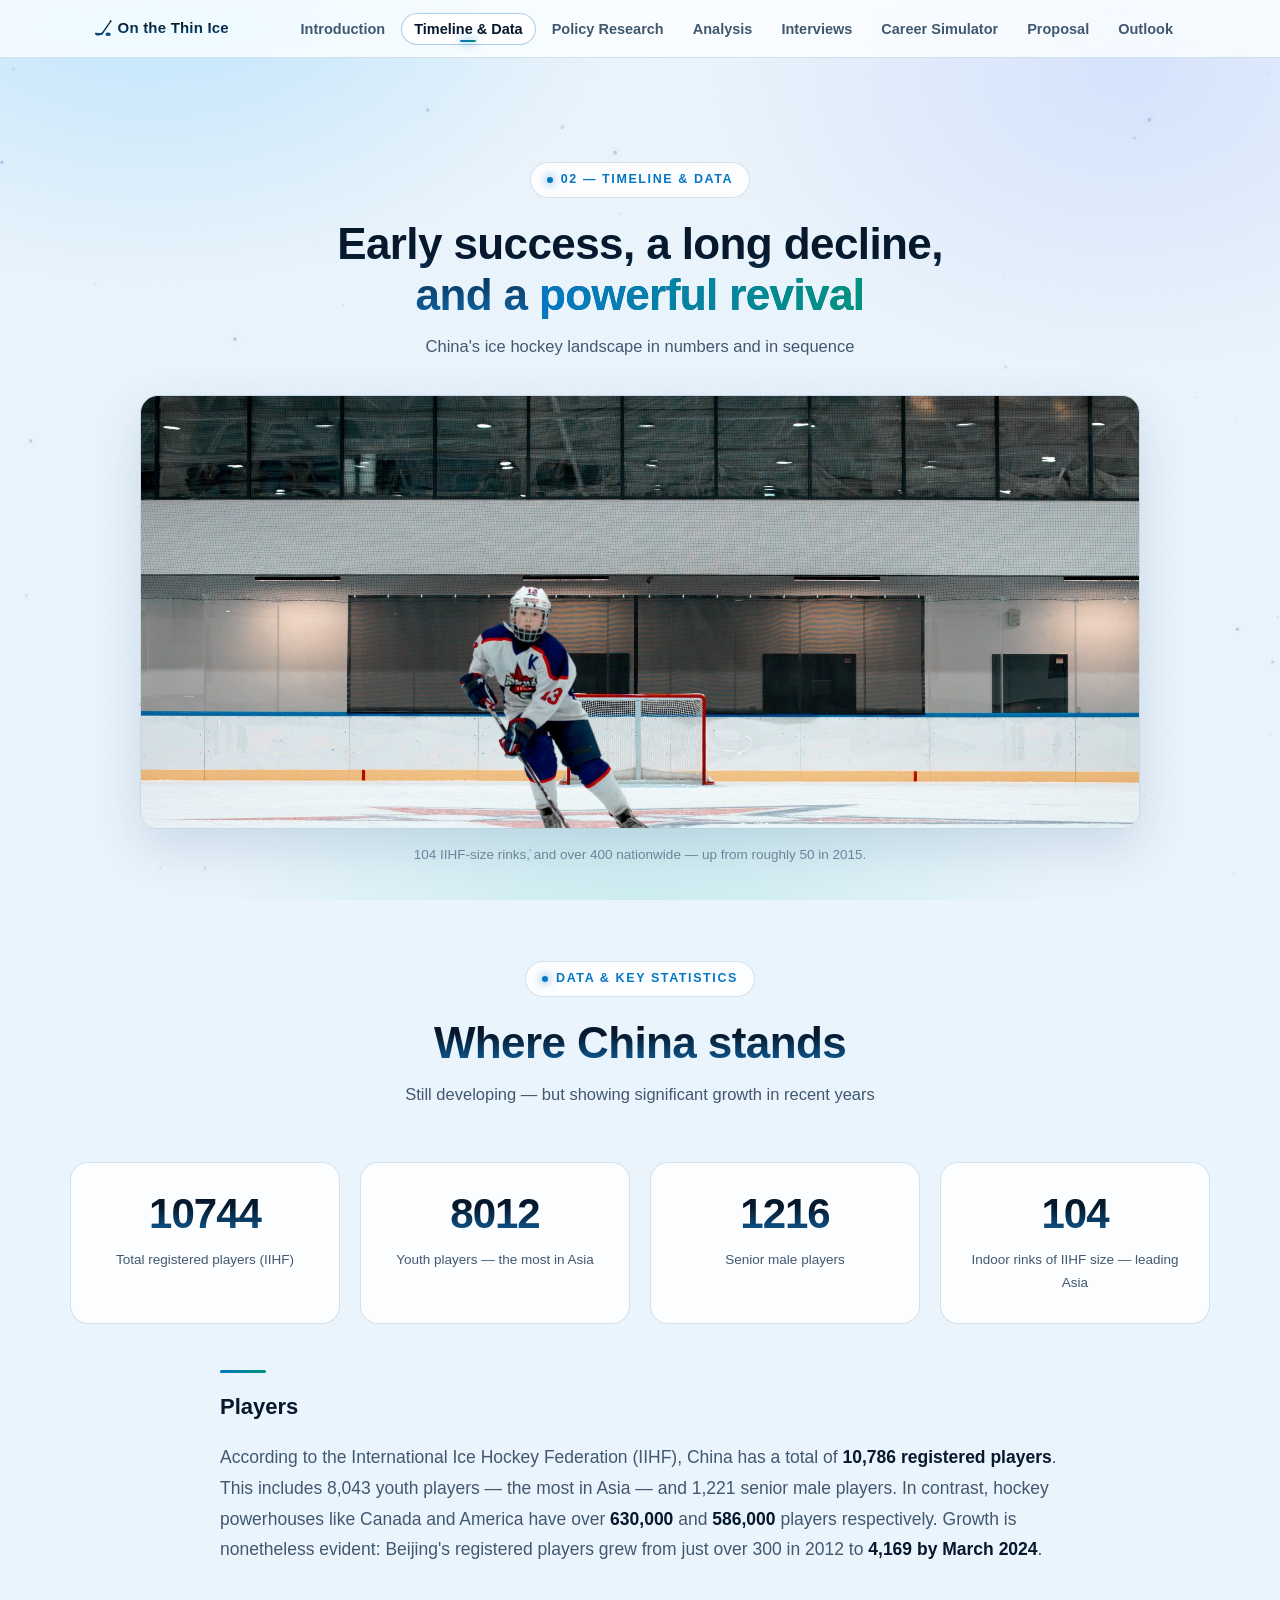
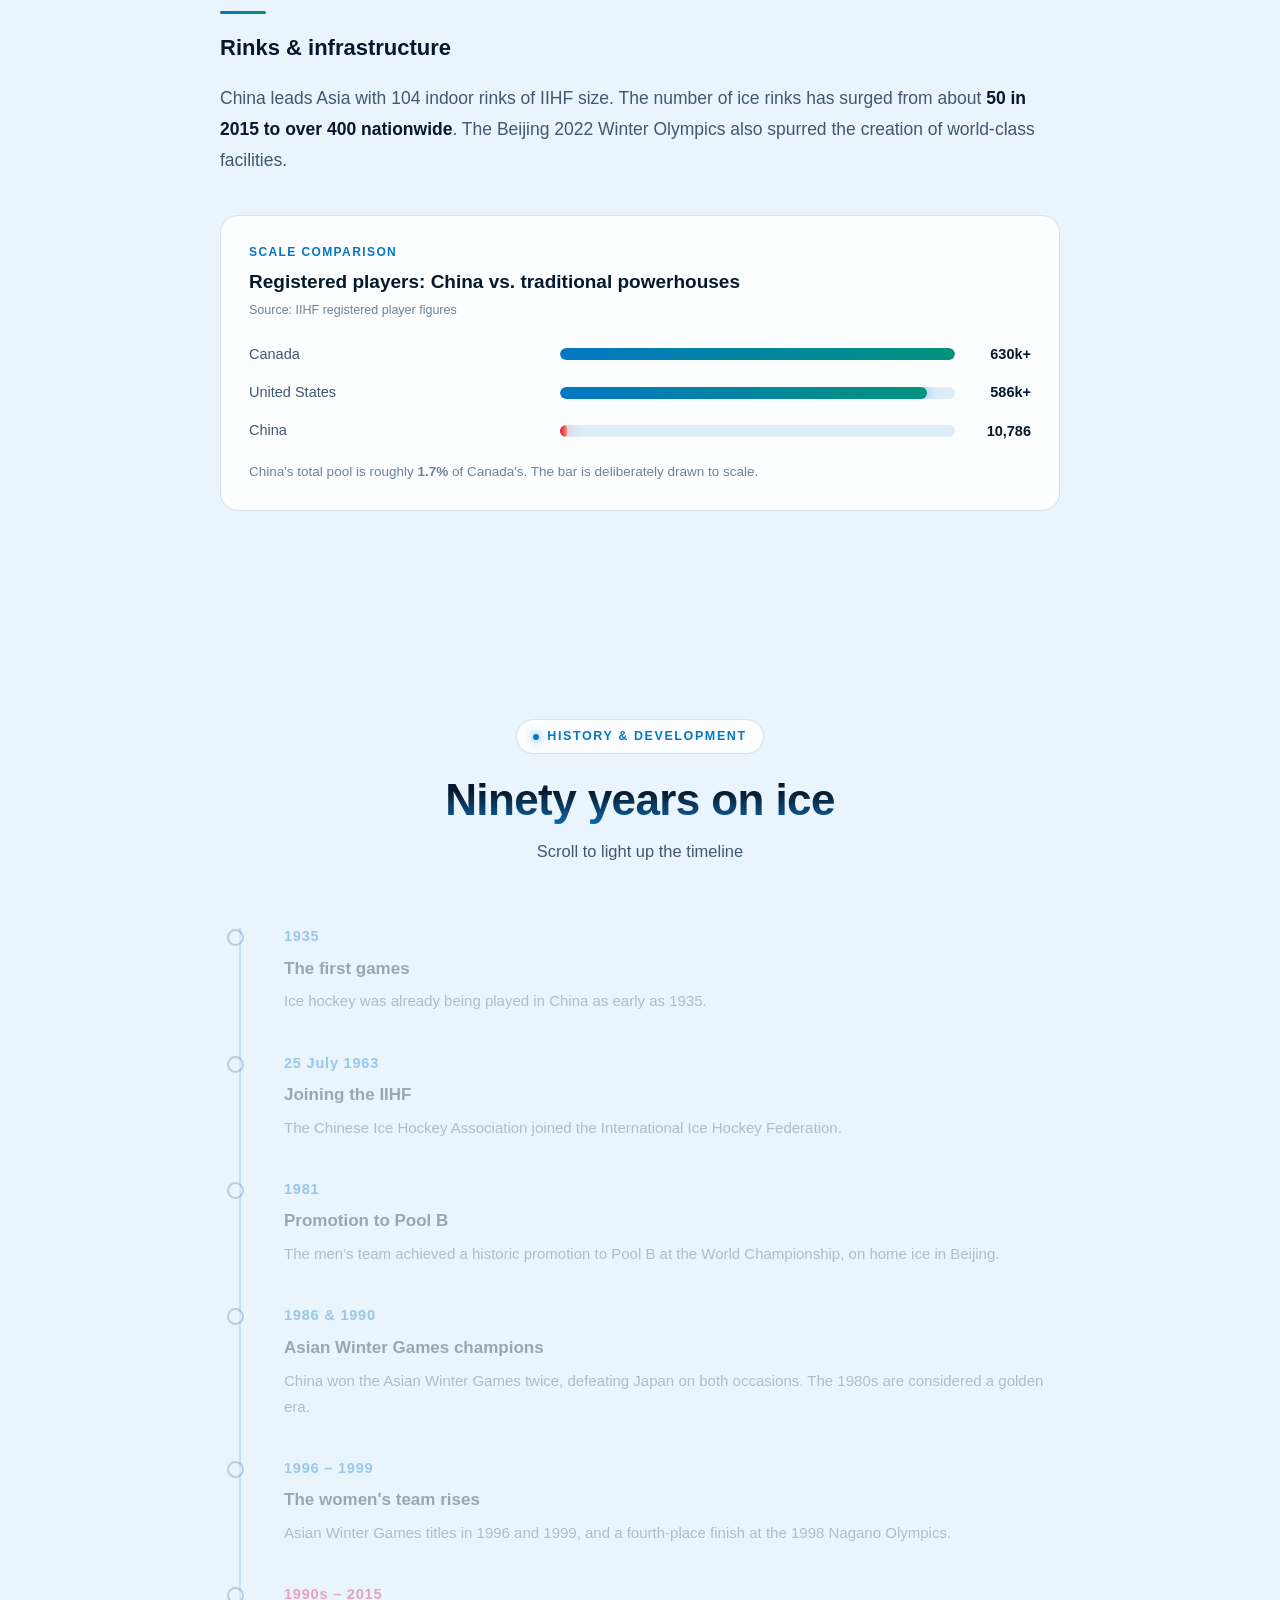
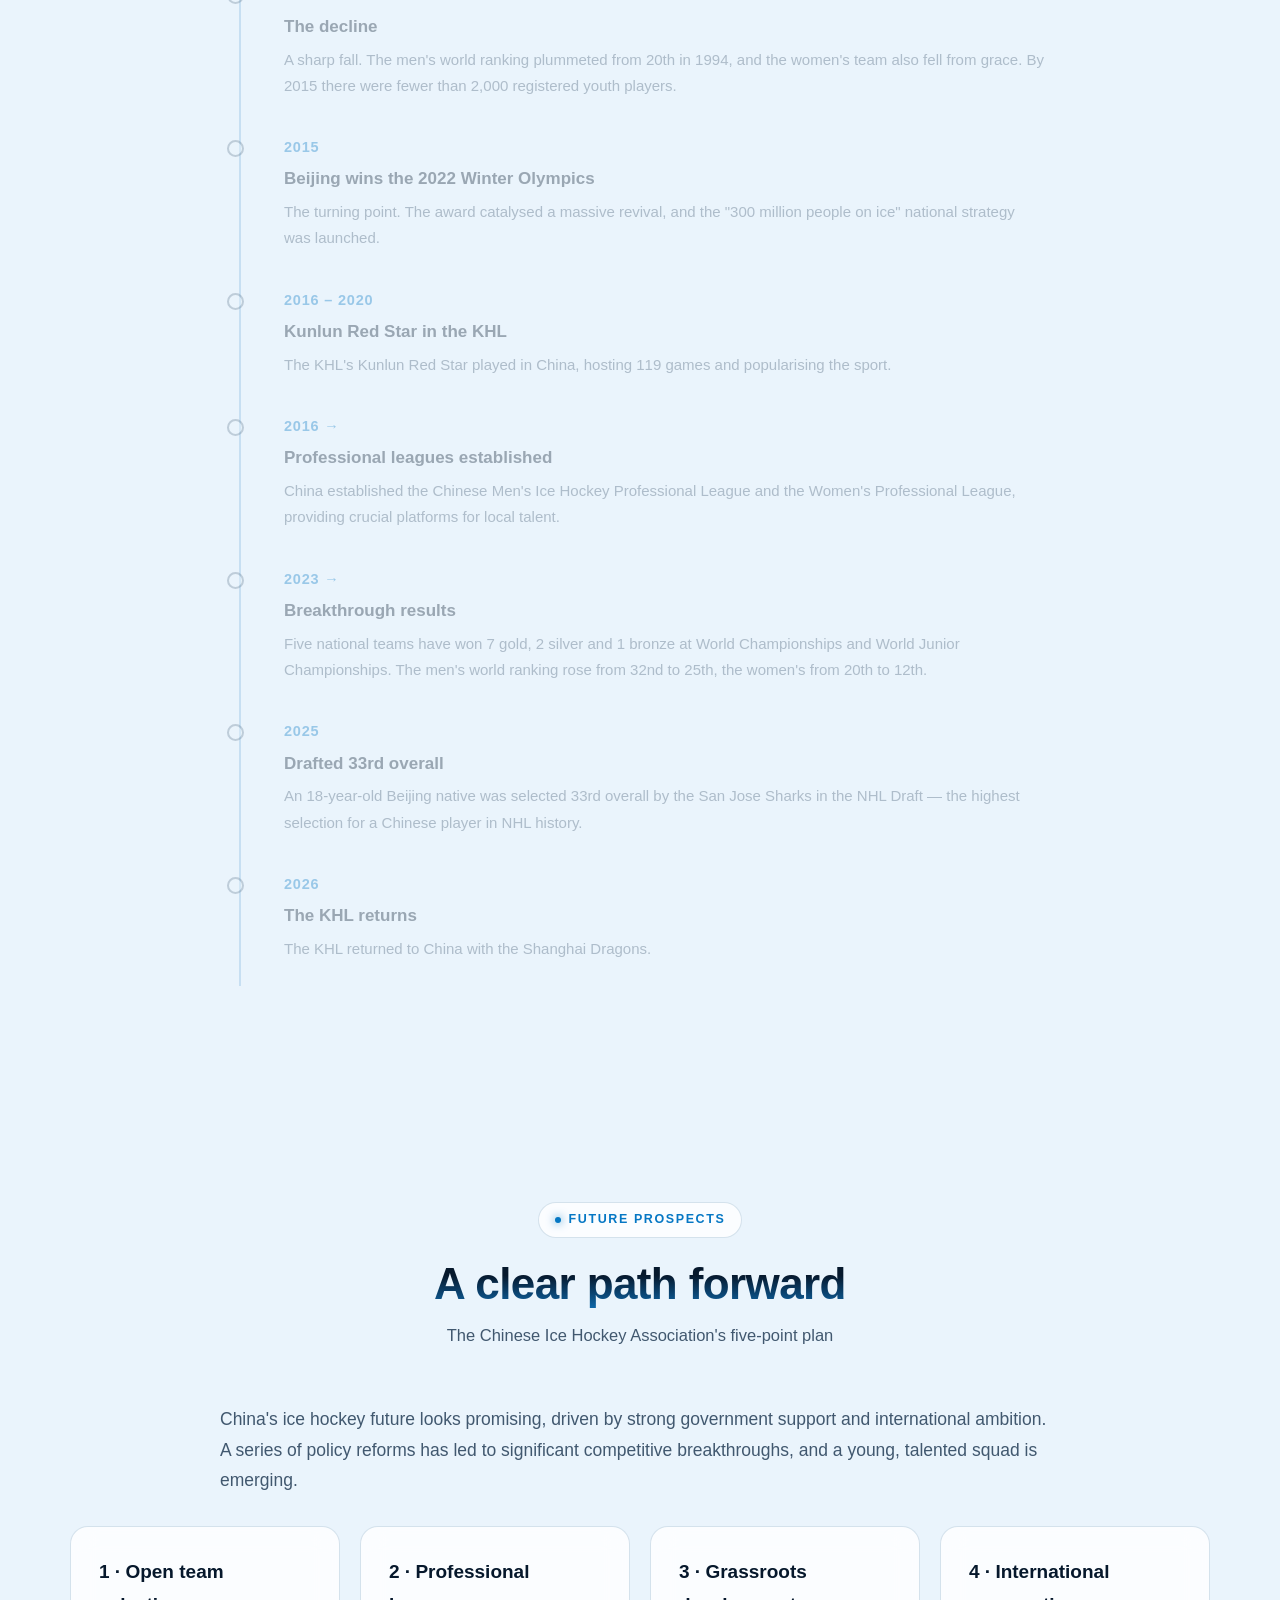
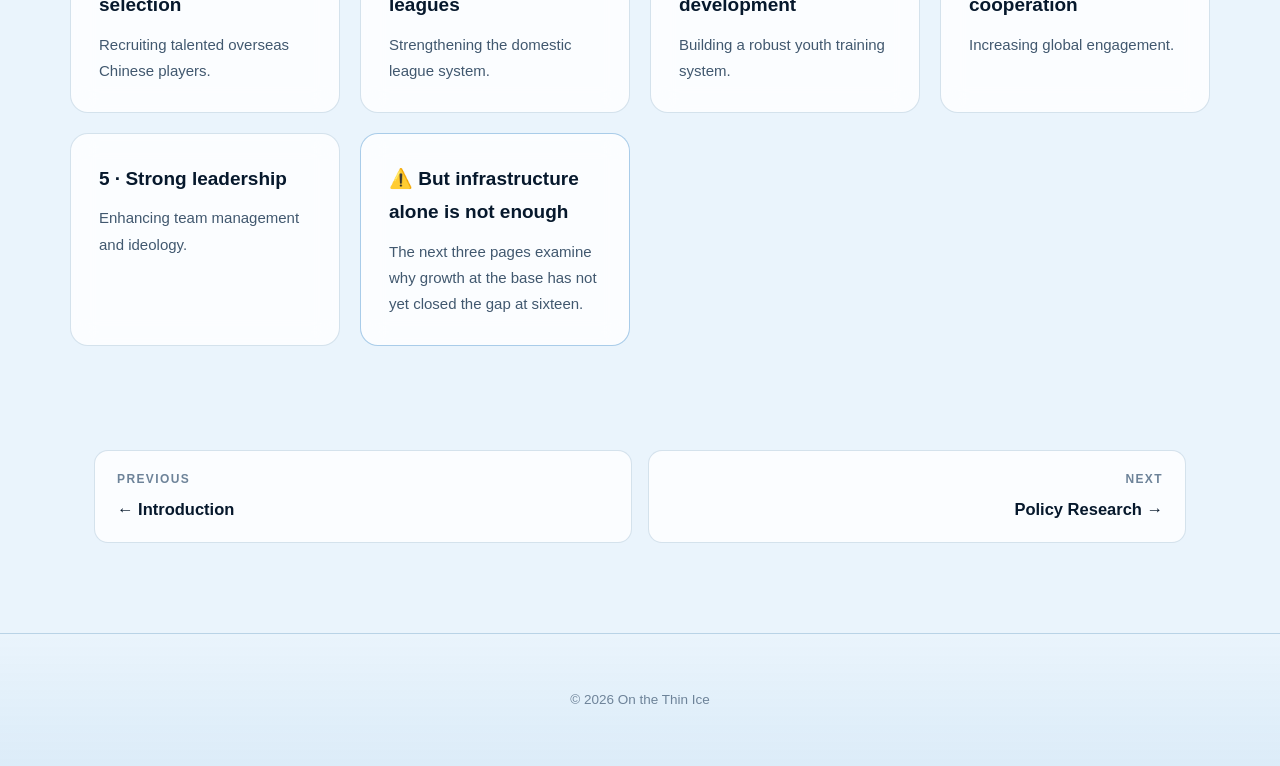
<file: timeline.html>
<!DOCTYPE html>
<html lang="en">
<head>
<meta charset="UTF-8" />
<meta name="viewport" content="width=device-width, initial-scale=1" />
<title>Timeline &amp; Data — On the Thin Ice</title>
<link rel="stylesheet" href="css/style.css" />
</head>
<body data-theme="frost">

<div id="scroll-progress"></div>
<canvas id="fx-canvas"></canvas>

<nav class="navbar">
  <div class="navbar-inner">
    <a class="navbar-brand" href="index.html">🏒 On the Thin Ice</a>
    <button class="navbar-toggle" aria-label="Menu">☰</button>
    <ul class="navbar-links">
      <li><a href="index.html">Introduction</a></li>
      <li><a href="timeline.html">Timeline &amp; Data</a></li>
      <li><a href="policy-research.html">Policy Research</a></li>
      <li><a href="u16-cliff.html">Analysis</a></li>
      <li><a href="interviews.html">Interviews</a></li>
      <li><a href="simulator.html">Career Simulator</a></li>
      <li><a href="proposal.html">Proposal</a></li>
      <li><a href="outlook.html">Outlook</a></li>
    </ul>
  </div>
</nav>

<section class="section" style="padding-bottom:40px;">
  <div class="container reveal">
    <div class="section-head" style="margin-bottom:24px;">
      <span class="eyebrow">02 — Timeline &amp; Data</span>
      <h2 class="section-title">Early success, a long decline,<br />and a <span class="grad">powerful revival</span></h2>
      <p class="section-subtitle">China's ice hockey landscape in numbers and in sequence</p>
    </div>

    <figure class="figure">
      <img src="assets/images/rink-hero.jpg" alt="A player on the ice"
           style="max-width:1000px;width:100%;"
           onerror="this.onerror=null;this.src='assets/images/scenes/glass.svg'" />
      <figcaption>104 IIHF-size rinks, and over 400 nationwide — up from roughly 50 in 2015.</figcaption>
    </figure>
  </div>
</section>

<!-- ============ KEY STATISTICS ============ -->
<section class="section" id="data" style="padding-top:20px;">
  <div class="container reveal">
    <div class="section-head">
      <span class="eyebrow">Data &amp; key statistics</span>
      <h2 class="section-title">Where China stands</h2>
      <p class="section-subtitle">Still developing — but showing significant growth in recent years</p>
    </div>

    <div class="grid c4">
      <div class="card stat-card reveal" data-stagger>
        <div class="num"><span class="count" data-to="10786">0</span></div>
        <div class="label">Total registered players (IIHF)</div>
      </div>
      <div class="card stat-card reveal" data-stagger>
        <div class="num"><span class="count" data-to="8043">0</span></div>
        <div class="label">Youth players — the most in Asia</div>
      </div>
      <div class="card stat-card reveal" data-stagger>
        <div class="num"><span class="count" data-to="1221">0</span></div>
        <div class="label">Senior male players</div>
      </div>
      <div class="card stat-card reveal" data-stagger>
        <div class="num"><span class="count" data-to="104">0</span></div>
        <div class="label">Indoor rinks of IIHF size — leading Asia</div>
      </div>
    </div>

    <div class="narrow prose" style="margin-top:44px;">
      <h3>Players</h3>
      <p>
        According to the International Ice Hockey Federation (IIHF), China has a total of <strong>10,786 registered players</strong>. This includes 8,043 youth players — the most in Asia — and 1,221 senior male players. In contrast, hockey powerhouses like Canada and America have over <strong>630,000</strong> and <strong>586,000</strong> players respectively. Growth is nonetheless evident: Beijing's registered players grew from just over 300 in 2012 to <strong>4,169 by March 2024</strong>.
      </p>
      <h3>Rinks &amp; infrastructure</h3>
      <p>
        China leads Asia with 104 indoor rinks of IIHF size. The number of ice rinks has surged from about <strong>50 in 2015 to over 400 nationwide</strong>. The Beijing 2022 Winter Olympics also spurred the creation of world-class facilities.
      </p>
    </div>

    <!-- Scale comparison -->
    <div class="chart reveal" style="margin-top:40px;max-width:840px;margin-left:auto;margin-right:auto;">
      <div class="chart-head">
        <div class="chart-q">Scale comparison</div>
        <div class="chart-title">Registered players: China vs. traditional powerhouses</div>
        <div class="chart-n">Source: IIHF registered player figures</div>
      </div>
      <div class="bar-row">
        <div class="bar-label">Canada</div>
        <div class="bar-track"><div class="bar-fill" data-w="100" style="width:100%"></div></div>
        <div class="bar-val">630k+</div>
      </div>
      <div class="bar-row">
        <div class="bar-label">United States</div>
        <div class="bar-track"><div class="bar-fill" data-w="93" style="width:93%"></div></div>
        <div class="bar-val">586k+</div>
      </div>
      <div class="bar-row hi">
        <div class="bar-label">China</div>
        <div class="bar-track"><div class="bar-fill" data-w="1.7" style="width:1.7%"></div></div>
        <div class="bar-val">10,786</div>
      </div>
      <p style="color:var(--dim);font-size:13.5px;margin-top:16px;">
        China's total pool is roughly <strong>1.7%</strong> of Canada's. The bar is deliberately drawn to scale.
      </p>
    </div>
  </div>
</section>

<!-- ============ TIMELINE ============ -->
<section class="section" id="history">
  <div class="container reveal">
    <div class="section-head">
      <span class="eyebrow">History &amp; development</span>
      <h2 class="section-title">Ninety years on ice</h2>
      <p class="section-subtitle">Scroll to light up the timeline</p>
    </div>

    <div class="timeline">
      <div class="timeline-item">
        <span class="year">1935</span>
        <h4>The first games</h4>
        <p>Ice hockey was already being played in China as early as 1935.</p>
      </div>
      <div class="timeline-item">
        <span class="year">25 July 1963</span>
        <h4>Joining the IIHF</h4>
        <p>The Chinese Ice Hockey Association joined the International Ice Hockey Federation.</p>
      </div>
      <div class="timeline-item">
        <span class="year">1981</span>
        <h4>Promotion to Pool B</h4>
        <p>The men's team achieved a historic promotion to Pool B at the World Championship, on home ice in Beijing.</p>
      </div>
      <div class="timeline-item">
        <span class="year">1986 &amp; 1990</span>
        <h4>Asian Winter Games champions</h4>
        <p>China won the Asian Winter Games twice, defeating Japan on both occasions. The 1980s are considered a golden era.</p>
      </div>
      <div class="timeline-item">
        <span class="year">1996 – 1999</span>
        <h4>The women's team rises</h4>
        <p>Asian Winter Games titles in 1996 and 1999, and a fourth-place finish at the 1998 Nagano Olympics.</p>
      </div>
      <div class="timeline-item era-down">
        <span class="year">1990s – 2015</span>
        <h4>The decline</h4>
        <p>A sharp fall. The men's world ranking plummeted from 20th in 1994, and the women's team also fell from grace. By 2015 there were fewer than 2,000 registered youth players.</p>
      </div>
      <div class="timeline-item">
        <span class="year">2015</span>
        <h4>Beijing wins the 2022 Winter Olympics</h4>
        <p>The turning point. The award catalysed a massive revival, and the "300 million people on ice" national strategy was launched.</p>
      </div>
      <div class="timeline-item">
        <span class="year">2016 – 2020</span>
        <h4>Kunlun Red Star in the KHL</h4>
        <p>The KHL's Kunlun Red Star played in China, hosting 119 games and popularising the sport.</p>
      </div>
      <div class="timeline-item">
        <span class="year">2016 →</span>
        <h4>Professional leagues established</h4>
        <p>China established the Chinese Men's Ice Hockey Professional League and the Women's Professional League, providing crucial platforms for local talent.</p>
      </div>
      <div class="timeline-item">
        <span class="year">2023 →</span>
        <h4>Breakthrough results</h4>
        <p>Five national teams have won 7 gold, 2 silver and 1 bronze at World Championships and World Junior Championships. The men's world ranking rose from 32nd to 25th, the women's from 20th to 12th.</p>
      </div>
      <div class="timeline-item">
        <span class="year">2025</span>
        <h4>Drafted 33rd overall</h4>
        <p>An 18-year-old Beijing native was selected 33rd overall by the San Jose Sharks in the NHL Draft — the highest selection for a Chinese player in NHL history.</p>
      </div>
      <div class="timeline-item">
        <span class="year">2026</span>
        <h4>The KHL returns</h4>
        <p>The KHL returned to China with the Shanghai Dragons.</p>
      </div>
    </div>
  </div>
</section>

<!-- ============ OUTLOOK ============ -->
<section class="section" id="prospects">
  <div class="container reveal">
    <div class="section-head">
      <span class="eyebrow">Future prospects</span>
      <h2 class="section-title">A clear path forward</h2>
      <p class="section-subtitle">The Chinese Ice Hockey Association's five-point plan</p>
    </div>

    <div class="narrow prose">
      <p>
        China's ice hockey future looks promising, driven by strong government support and international ambition. A series of policy reforms has led to significant competitive breakthroughs, and a young, talented squad is emerging.
      </p>
    </div>

    <div class="grid c3" style="margin-top:30px;">
      <div class="card reveal" data-stagger><h3>1 · Open team selection</h3><p>Recruiting talented overseas Chinese players.</p></div>
      <div class="card reveal" data-stagger><h3>2 · Professional leagues</h3><p>Strengthening the domestic league system.</p></div>
      <div class="card reveal" data-stagger><h3>3 · Grassroots development</h3><p>Building a robust youth training system.</p></div>
      <div class="card reveal" data-stagger><h3>4 · International cooperation</h3><p>Increasing global engagement.</p></div>
      <div class="card reveal" data-stagger><h3>5 · Strong leadership</h3><p>Enhancing team management and ideology.</p></div>
      <div class="card reveal" data-stagger style="border-color:var(--border-2);">
        <h3>⚠️ But infrastructure alone is not enough</h3>
        <p>The next three pages examine why growth at the base has not yet closed the gap at sixteen.</p>
      </div>
    </div>
  </div>
</section>

<div class="page-nav">
  <a href="index.html"><div class="dir">Previous</div><div class="ttl">← Introduction</div></a>
  <a class="next" href="policy-research.html"><div class="dir">Next</div><div class="ttl">Policy Research →</div></a>
</div>

<footer class="footer"><p>© 2026 On the Thin Ice</p></footer>

<button id="to-top" aria-label="Back to top">↑</button>
<script src="js/main.js"></script>
</body>
</html>
</file>
<file: css/style.css>
/* ============================================================
   Ice Hockey Research Project — Site Stylesheet
   Theme: neon ice-blue on deep navy, high contrast
   Switch a page's palette with <body data-theme="...">
     dark (default) · frost (light) · midnight · paper
   ============================================================ */

/* ---------- Palettes ---------- */
:root,
body[data-theme="dark"] {
  --bg:        #04070f;
  --panel:     rgba(255,255,255,.055);
  --panel-2:   rgba(255,255,255,.09);
  --border:    rgba(120,200,255,.20);
  --border-2:  rgba(120,200,255,.42);

  --ice:       #38d0ff;
  --ice-2:     #6c8cff;
  --ice-3:     #4dffd5;
  --hot:       #ff3d6e;
  --gold:      #ffd24d;

  --text:      #f2f8ff;
  --muted:     #a8bdd4;
  --dim:       #7b90a8;

  --aurora-1:  rgba(56,208,255,.22);
  --aurora-2:  rgba(108,140,255,.18);
  --aurora-3:  rgba(77,255,213,.10);
  --nav-bg:    rgba(4,7,15,.70);
  --grid-line: rgba(56,208,255,.07);
  --btn-fg:    #021018;
  --code-bg:   rgba(2,5,12,.8);
  --shadow-lg: 0 24px 70px rgba(0,0,0,.6);
  --noise-op:  .03;
  --particle:  150,225,255;
  --particle-a:1;
  --h-grad:    linear-gradient(176deg,#ffffff 24%,#8fd8ff 60%,#38d0ff 100%);
  --t-grad:    linear-gradient(180deg,#ffffff 32%,#9fd4f2 100%);
}

body[data-theme="frost"] {
  --bg:        #eaf4fc;
  --panel:     rgba(255,255,255,.82);
  --panel-2:   rgba(255,255,255,.97);
  --border:    rgba(10,80,140,.16);
  --border-2:  rgba(10,110,190,.34);

  --ice:       #0577c4;
  --ice-2:     #3f5fe0;
  --ice-3:     #00937d;
  --hot:       #d81348;
  --gold:      #b57d00;

  --text:      #06182c;
  --muted:     #41586f;
  --dim:       #6d8399;

  --aurora-1:  rgba(56,180,255,.26);
  --aurora-2:  rgba(108,140,255,.16);
  --aurora-3:  rgba(0,190,165,.14);
  --nav-bg:    rgba(255,255,255,.78);
  --grid-line: rgba(5,119,196,.09);
  --btn-fg:    #ffffff;
  --code-bg:   rgba(6,30,55,.05);
  --shadow-lg: 0 18px 50px rgba(10,55,105,.14);
  --noise-op:  .02;
  --particle:  30,120,195;
  --particle-a:.55;
  --h-grad:    linear-gradient(176deg,#06182c 20%,#0a5c96 60%,#0577c4 100%);
  --t-grad:    linear-gradient(180deg,#06182c 34%,#0f6aad 100%);
}

body[data-theme="midnight"] {
  --bg:        #0a0e1f;
  --panel:     rgba(255,255,255,.055);
  --panel-2:   rgba(255,255,255,.09);
  --border:    rgba(160,168,255,.20);
  --border-2:  rgba(160,168,255,.40);

  --ice:       #949fff;
  --ice-2:     #c08bff;
  --ice-3:     #4fd6ff;
  --hot:       #ff4d7d;
  --gold:      #ffd24d;

  --text:      #f0eeff;
  --muted:     #aab0d4;
  --dim:       #8087ab;

  --aurora-1:  rgba(148,159,255,.24);
  --aurora-2:  rgba(192,139,255,.20);
  --aurora-3:  rgba(79,214,255,.12);
  --nav-bg:    rgba(10,14,31,.72);
  --grid-line: rgba(148,159,255,.07);
  --btn-fg:    #0a0c1e;
  --code-bg:   rgba(3,5,16,.8);
  --shadow-lg: 0 24px 70px rgba(0,0,0,.6);
  --noise-op:  .03;
  --particle:  175,185,255;
  --particle-a:1;
  --h-grad:    linear-gradient(176deg,#fff 24%,#c3c0ff 60%,#949fff 100%);
  --t-grad:    linear-gradient(180deg,#fff 32%,#b8bbf0 100%);
}

body[data-theme="paper"] {
  --bg:        #fbf7f0;
  --panel:     rgba(255,255,255,.86);
  --panel-2:   rgba(255,255,255,.99);
  --border:    rgba(120,90,50,.18);
  --border-2:  rgba(20,95,120,.34);

  --ice:       #14657f;
  --ice-2:     #2b8aa3;
  --ice-3:     #bd7f1f;
  --hot:       #b83a22;
  --gold:      #a87400;

  --text:      #16212b;
  --muted:     #4c5a66;
  --dim:       #82796d;

  --aurora-1:  rgba(20,101,127,.16);
  --aurora-2:  rgba(189,127,31,.14);
  --aurora-3:  rgba(20,101,127,.08);
  --nav-bg:    rgba(251,247,240,.84);
  --grid-line: rgba(20,101,127,.08);
  --btn-fg:    #ffffff;
  --code-bg:   rgba(35,25,10,.05);
  --shadow-lg: 0 18px 48px rgba(85,65,35,.15);
  --noise-op:  .026;
  --particle:  145,115,65;
  --particle-a:.42;
  --h-grad:    linear-gradient(176deg,#16212b 22%,#14657f 66%,#2b8aa3 100%);
  --t-grad:    linear-gradient(180deg,#16212b 34%,#14657f 100%);
}

:root { --maxw: 1140px; --radius: 18px; }

/* ---------- Base ---------- */
* { box-sizing: border-box; margin: 0; padding: 0; }
html { scroll-behavior: smooth; scroll-padding-top: 88px; }

body {
  font-family: "Inter", -apple-system, BlinkMacSystemFont, "Segoe UI",
               Roboto, Helvetica, Arial, sans-serif;
  color: var(--text); background: var(--bg);
  line-height: 1.75; font-size: 17.5px; overflow-x: hidden;
  -webkit-font-smoothing: antialiased;
}
body::before {
  content: ""; position: fixed; inset: 0; z-index: -2; pointer-events: none;
  background:
    radial-gradient(780px 540px at 12% -5%,  var(--aurora-1), transparent 62%),
    radial-gradient(700px 500px at 88% 8%,   var(--aurora-2), transparent 60%),
    radial-gradient(720px 580px at 50% 105%, var(--aurora-3), transparent 60%),
    var(--bg);
}
body::after {
  content: ""; position: fixed; inset: 0; z-index: -1; pointer-events: none; opacity: var(--noise-op);
  background-image: url("data:image/svg+xml,%3Csvg xmlns='http://www.w3.org/2000/svg' width='140' height='140'%3E%3Cfilter id='n'%3E%3CfeTurbulence type='fractalNoise' baseFrequency='.85' numOctaves='3'/%3E%3C/filter%3E%3Crect width='140' height='140' filter='url(%23n)'/%3E%3C/svg%3E");
}
img { max-width: 100%; height: auto; display: block; }
a { color: var(--ice); text-decoration: none; }
a.inline { border-bottom: 1px solid var(--border-2); }
a.inline:hover { border-bottom-color: var(--ice); }
::selection { background: color-mix(in srgb, var(--ice) 35%, transparent); }

#fx-canvas { position: fixed; inset: 0; z-index: -1; pointer-events: none; }
#scroll-progress {
  position: fixed; top: 0; left: 0; height: 3px; width: 0; z-index: 200;
  background: linear-gradient(90deg, var(--ice), var(--ice-2), var(--ice-3));
  box-shadow: 0 0 14px color-mix(in srgb, var(--ice) 70%, transparent);
}

/* ---------- Nav ---------- */
.navbar {
  position: sticky; top: 0; z-index: 100; background: var(--nav-bg);
  backdrop-filter: blur(18px) saturate(160%); -webkit-backdrop-filter: blur(18px) saturate(160%);
  border-bottom: 1px solid var(--border);
}
.navbar-inner { max-width: var(--maxw); margin: 0 auto; padding: 13px 24px; display: flex; align-items: center; justify-content: space-between; gap: 16px; }
.navbar-brand {
  font-weight: 800; font-size: 15px; letter-spacing: .2px; white-space: nowrap;
  background: var(--t-grad); -webkit-background-clip: text; background-clip: text; color: transparent;
}
.navbar-links { display: flex; gap: 3px; list-style: none; flex-wrap: wrap; }
.navbar-links a {
  position: relative; color: var(--muted); font-size: 14.5px; font-weight: 600;
  padding: 8px 13px; border-radius: 999px; transition: color .2s, background .2s; white-space: nowrap;
}
.navbar-links a:hover { color: var(--text); background: var(--panel); }
.navbar-links a.active { color: var(--text); background: var(--panel-2); box-shadow: inset 0 0 0 1px var(--border-2); }
.navbar-links a.active::after {
  content: ""; position: absolute; left: 50%; bottom: 3px; transform: translateX(-50%);
  width: 16px; height: 2px; border-radius: 2px;
  background: linear-gradient(90deg, var(--ice), var(--ice-3)); box-shadow: 0 0 10px var(--ice);
}
.navbar-toggle { display: none; background: none; border: 0; font-size: 24px; color: var(--text); cursor: pointer; }
@media (max-width: 1000px) {
  .navbar-toggle { display: block; }
  .navbar-links {
    position: absolute; top: 100%; left: 0; right: 0; flex-direction: column; gap: 0;
    background: var(--nav-bg); backdrop-filter: blur(18px);
    border-bottom: 1px solid var(--border); display: none; padding: 8px;
  }
  .navbar-links.open { display: flex; }
  .navbar-links li { width: 100%; }
  .navbar-links a { display: block; padding: 14px 16px; }
}

/* ---------- Layout ---------- */
.section { padding: 104px 24px; position: relative; }
.container { max-width: var(--maxw); margin: 0 auto; }
.narrow { max-width: 840px; margin: 0 auto; }

.eyebrow {
  display: inline-flex; align-items: center; gap: 8px; padding: 6px 16px; border-radius: 999px;
  background: var(--panel); border: 1px solid var(--border);
  color: var(--ice); font-size: 12.5px; font-weight: 800; letter-spacing: 1.6px;
  text-transform: uppercase; margin-bottom: 20px;
}
.eyebrow::before { content: ""; width: 6px; height: 6px; border-radius: 50%; background: var(--ice); box-shadow: 0 0 10px var(--ice); animation: pulse 2s infinite; }
@keyframes pulse { 0%,100%{opacity:1;transform:scale(1)} 50%{opacity:.4;transform:scale(.7)} }

.section-head { text-align: center; margin-bottom: 54px; }
.section-title {
  font-size: clamp(29px,4.2vw,44px); font-weight: 900; line-height: 1.16; letter-spacing: -.6px;
  background: var(--t-grad); -webkit-background-clip: text; background-clip: text; color: transparent;
}
.section-subtitle { color: var(--muted); font-size: 16.5px; margin-top: 12px; }

.prose p { margin-bottom: 20px; color: var(--muted); }
.prose strong { color: var(--text); font-weight: 700; }
/* Headings: accent rule sits ABOVE the text, so nothing juts out to the left */
.prose h3 {
  color: var(--text); font-size: 22px; font-weight: 800;
  margin: 46px 0 16px; padding-top: 18px; position: relative;
}
.prose h3::before {
  content: ""; position: absolute; top: 0; left: 0;
  width: 46px; height: 3px; border-radius: 3px;
  background: linear-gradient(90deg, var(--ice), var(--ice-3));
}
.prose h4 { color: var(--text); font-size: 18px; font-weight: 800; margin: 30px 0 10px; }
.prose h4::before { content: "▸ "; color: var(--ice); }
.prose ul { margin: 0 0 20px 22px; color: var(--muted); }
.prose li { margin-bottom: 9px; }
.grad { background: linear-gradient(92deg, var(--ice), var(--ice-3)); -webkit-background-clip: text; background-clip: text; color: transparent; }

/* ---------- Hero ---------- */
.hero {
  position: relative; min-height: 100vh; display: flex; flex-direction: column;
  align-items: center; justify-content: center; text-align: center; padding: 118px 24px 76px;
}
.hero::after {
  content: ""; position: absolute; inset: 0; pointer-events: none; z-index: -1;
  background-image: linear-gradient(var(--grid-line) 1px, transparent 1px),
                    linear-gradient(90deg, var(--grid-line) 1px, transparent 1px);
  background-size: 64px 64px;
  mask-image: radial-gradient(ellipse 78% 55% at 50% 42%, #000 20%, transparent 76%);
  -webkit-mask-image: radial-gradient(ellipse 78% 55% at 50% 42%, #000 20%, transparent 76%);
}
.hero-badge {
  display: inline-flex; align-items: center; gap: 10px; padding: 8px 18px; border-radius: 999px;
  margin-bottom: 26px; background: var(--panel); border: 1px solid var(--border-2);
  color: var(--text); font-size: 13.5px; font-weight: 600; backdrop-filter: blur(10px);
}
.hero-badge .dot { width: 7px; height: 7px; border-radius: 50%; background: var(--ice-3); box-shadow: 0 0 10px var(--ice-3); animation: pulse 2s infinite; }
.hero h1 {
  font-size: clamp(32px,5.4vw,64px); font-weight: 900; line-height: 1.08;
  letter-spacing: -1.6px; max-width: 20ch; margin-bottom: 22px;
  background: var(--h-grad); -webkit-background-clip: text; background-clip: text; color: transparent;
}
.hero .hero-context { color: var(--text); font-size: clamp(17px,2vw,21px); max-width: 760px; margin-bottom: 18px; }
.hero .subtitle { color: var(--muted); font-size: clamp(16px,1.8vw,19px); max-width: 680px; margin-bottom: 32px; min-height: 3em; }
.hero .authors { color: var(--text); font-size: 15.5px; margin-bottom: 32px; }

.btn-row { display: flex; gap: 13px; flex-wrap: wrap; justify-content: center; }
.btn {
  position: relative; overflow: hidden; display: inline-flex; align-items: center; gap: 9px;
  padding: 14px 30px; border-radius: 999px; font-size: 15px; font-weight: 800; cursor: pointer;
  border: 0; font-family: inherit; color: var(--btn-fg);
  background: linear-gradient(96deg, var(--ice), var(--ice-3));
  box-shadow: 0 6px 30px color-mix(in srgb, var(--ice) 36%, transparent);
  transition: transform .18s cubic-bezier(.34,1.56,.64,1), box-shadow .2s;
}
.btn:hover { transform: translateY(-3px) scale(1.03); color: var(--btn-fg); box-shadow: 0 14px 44px color-mix(in srgb, var(--ice) 52%, transparent); }
.btn::after {
  content: ""; position: absolute; top: 0; left: -120%; width: 60%; height: 100%;
  background: linear-gradient(96deg, transparent, rgba(255,255,255,.55), transparent); transition: left .6s;
}
.btn:hover::after { left: 130%; }
.btn.ghost { background: var(--panel); color: var(--text); border: 1px solid var(--border-2); box-shadow: none; backdrop-filter: blur(10px); }
.btn.ghost:hover { background: var(--panel-2); border-color: var(--ice); }
.btn.big { padding: 18px 44px; font-size: 17px; }

.scroll-hint { margin-top: 56px; color: var(--dim); font-size: 12.5px; letter-spacing: 2.4px; animation: bob 1.8s infinite; }
@keyframes bob { 0%,100%{transform:translateY(0);opacity:.6} 50%{transform:translateY(8px);opacity:1} }

/* ---------- Cards ---------- */
.card {
  position: relative; overflow: hidden; background: var(--panel);
  border: 1px solid var(--border); border-radius: var(--radius); padding: 28px;
  backdrop-filter: blur(12px);
  transition: transform .3s cubic-bezier(.2,.8,.3,1), border-color .3s, box-shadow .3s;
}
.card:hover { transform: translateY(-6px); border-color: var(--border-2); box-shadow: var(--shadow-lg); }
.card::before {
  content: ""; position: absolute; inset: 0; opacity: 0; transition: opacity .3s; pointer-events: none;
  background: radial-gradient(340px circle at var(--mx,50%) var(--my,50%), color-mix(in srgb, var(--ice) 15%, transparent), transparent 65%);
}
.card:hover::before { opacity: 1; }
.card h3 { color: var(--text); font-size: 19px; font-weight: 800; margin-bottom: 10px; }
.card p { color: var(--muted); font-size: 15px; }

.grid { display: grid; gap: 20px; }
.grid.c2 { grid-template-columns: repeat(auto-fit, minmax(320px,1fr)); }
.grid.c3 { grid-template-columns: repeat(auto-fit, minmax(260px,1fr)); }
.grid.c4 { grid-template-columns: repeat(auto-fit, minmax(210px,1fr)); }

.stat-card { text-align: center; }
.stat-card .num {
  font-size: 42px; font-weight: 900; line-height: 1.1; letter-spacing: -1px;
  background: var(--t-grad); -webkit-background-clip: text; background-clip: text; color: transparent;
}
.stat-card .num .unit { font-size: 19px; }
.stat-card .label { color: var(--muted); font-size: 13.5px; margin-top: 10px; }

/* ---------- Figures ---------- */
.figure { margin: 34px auto; text-align: center; }
.figure img { border-radius: var(--radius); margin: 0 auto; border: 1px solid var(--border); box-shadow: var(--shadow-lg); }
.figure figcaption { color: var(--dim); font-size: 13.5px; margin-top: 14px; }
.split { display: grid; grid-template-columns: 1fr 1fr; gap: 44px; align-items: center; }
.split img { border-radius: var(--radius); border: 1px solid var(--border); box-shadow: var(--shadow-lg); }
@media (max-width: 860px) { .split { grid-template-columns: 1fr; gap: 26px; } }

/* ---------- Survey bar charts (built from real data) ---------- */
.chart {
  background: var(--panel); border: 1px solid var(--border); border-radius: var(--radius);
  padding: 26px 28px; backdrop-filter: blur(12px);
}
.chart-head { margin-bottom: 20px; }
.chart-q { color: var(--ice); font-size: 12px; font-weight: 800; letter-spacing: 1.4px; text-transform: uppercase; }
.chart-title { color: var(--text); font-size: 19px; font-weight: 800; margin-top: 6px; line-height: 1.35; }
.chart-n { color: var(--dim); font-size: 12.5px; margin-top: 5px; }
.bar-row { display: grid; grid-template-columns: minmax(120px, 38%) 1fr auto; gap: 14px; align-items: center; margin-bottom: 13px; }
.bar-label { color: var(--muted); font-size: 14.5px; line-height: 1.35; }
.bar-track { height: 12px; border-radius: 7px; background: color-mix(in srgb, var(--ice) 12%, transparent); overflow: hidden; }
.bar-fill {
  height: 100%; width: 0; border-radius: 7px;
  background: linear-gradient(90deg, var(--ice), var(--ice-3));
  box-shadow: 0 0 14px color-mix(in srgb, var(--ice) 55%, transparent);
  transition: width 1.3s cubic-bezier(.2,.8,.3,1);
}
.bar-row.hi .bar-fill { background: linear-gradient(90deg, var(--hot), #ff8f6e); box-shadow: 0 0 16px color-mix(in srgb, var(--hot) 55%, transparent); }
.bar-val { color: var(--text); font-size: 14.5px; font-weight: 800; min-width: 62px; text-align: right; font-variant-numeric: tabular-nums; }
@media (max-width: 620px) {
  .bar-row { grid-template-columns: 1fr auto; }
  .bar-track { grid-column: 1 / -1; order: 3; }
}

/* ---------- Timeline ---------- */
.timeline { position: relative; max-width: 820px; margin: 40px auto 0; padding-left: 34px; }
.timeline::before { content: ""; position: absolute; left: 9px; top: 8px; bottom: 8px; width: 2px; background: var(--border-2); opacity: .45; }
.timeline::after {
  content: ""; position: absolute; left: 9px; top: 8px; width: 2px; height: var(--tl,0%);
  background: linear-gradient(180deg, var(--ice), var(--ice-3)); box-shadow: 0 0 14px var(--ice); transition: height .25s linear;
}
.timeline-item { position: relative; padding: 0 0 32px 26px; opacity: .35; transition: opacity .5s, transform .5s; transform: translateX(-6px); }
.timeline-item.lit { opacity: 1; transform: none; }
.timeline-item::before {
  content: ""; position: absolute; left: -31px; top: 9px; width: 13px; height: 13px; border-radius: 50%;
  background: var(--bg); border: 2px solid var(--dim); transition: all .4s; z-index: 1;
}
.timeline-item.lit::before { background: var(--ice); border-color: var(--ice); box-shadow: 0 0 0 5px color-mix(in srgb, var(--ice) 18%, transparent), 0 0 18px var(--ice); }
.timeline-item .year { display: inline-block; font-weight: 900; font-size: 14.5px; letter-spacing: .8px; color: var(--ice); margin-bottom: 4px; }
.timeline-item h4 { color: var(--text); font-size: 17px; font-weight: 800; margin-bottom: 5px; }
.timeline-item p { color: var(--muted); font-size: 15px; }
.timeline-item.lit p { color: var(--text); }
.timeline-item.era-down .year { color: var(--hot); }
.timeline-item.era-down.lit::before { background: var(--hot); border-color: var(--hot); box-shadow: 0 0 0 5px color-mix(in srgb, var(--hot) 18%, transparent), 0 0 18px var(--hot); }

/* ---------- Video cards ---------- */
.video-card { padding: 0; overflow: hidden; }
.video-card video, .video-card .video-embed { width: 100%; aspect-ratio: 16/9; background: #000; display: block; border: 0; border-bottom: 1px solid var(--border); }
.video-placeholder {
  width: 100%; aspect-ratio: 16/9; display: flex; flex-direction: column; align-items: center; justify-content: center; gap: 10px;
  background: repeating-linear-gradient(45deg, color-mix(in srgb, var(--ice) 7%, transparent) 0 14px, transparent 14px 28px);
  border-bottom: 1px solid var(--border); color: var(--dim); font-size: 14px; text-align: center; padding: 20px;
}
.video-placeholder .ph-icon { font-size: 30px; opacity: .8; }
.video-meta { padding: 18px 22px 22px; }
.video-meta .name { font-weight: 800; color: var(--text); font-size: 16.5px; }
.video-meta .role { color: var(--ice); font-size: 13px; margin-top: 4px; font-weight: 700; }
.video-meta .desc { font-size: 14.5px; margin-top: 10px; color: var(--muted); }
.iv-facts { display: grid; grid-template-columns: repeat(2, minmax(0, 1fr)); gap: 9px; margin: 14px 0 0; }
.iv-fact { min-width: 0; padding: 9px 11px; border: 1px solid var(--border); border-radius: 10px; background: var(--panel); }
.iv-fact dt { color: var(--dim); font-size: 11px; font-weight: 800; letter-spacing: .5px; text-transform: uppercase; }
.iv-fact dd { margin: 3px 0 0; color: var(--text); font-size: 13.5px; line-height: 1.4; overflow-wrap: anywhere; }
@media (max-width: 480px) { .iv-facts { grid-template-columns: 1fr; } }

/* ---------- Interview cards (click-to-play YouTube facade) ---------- */
.iv-card { padding: 0; }
.iv-play {
  position: relative; display: block; width: 100%; padding: 0; cursor: pointer;
  border: 0; border-bottom: 1px solid var(--border); background: #000;
  aspect-ratio: 16/9; overflow: hidden; font-family: inherit;
}
.iv-thumb {
  width: 100%; height: 100%; object-fit: cover; display: block;
  transition: transform .5s cubic-bezier(.2,.8,.3,1), filter .3s;
  filter: saturate(1.05) brightness(.92);
}
.iv-play:hover .iv-thumb { transform: scale(1.05); filter: saturate(1.15) brightness(1); }
.iv-scrim { position: absolute; inset: 0; background: linear-gradient(180deg, rgba(0,0,0,.15), rgba(0,0,0,.55)); }
.iv-btn {
  position: absolute; top: 50%; left: 50%; transform: translate(-50%,-50%);
  width: 66px; height: 66px; border-radius: 50%;
  display: flex; align-items: center; justify-content: center;
  font-size: 22px; color: #04121c; padding-left: 4px;
  background: linear-gradient(96deg, var(--ice), var(--ice-3));
  box-shadow: 0 8px 30px color-mix(in srgb, var(--ice) 50%, transparent);
  transition: transform .2s cubic-bezier(.34,1.56,.64,1), box-shadow .2s;
}
.iv-play:hover .iv-btn { transform: translate(-50%,-50%) scale(1.12); box-shadow: 0 12px 40px color-mix(in srgb, var(--ice) 66%, transparent); }
.iv-hint { position: absolute; bottom: 12px; left: 0; right: 0; text-align: center; color: rgba(255,255,255,.72); font-size: 12px; letter-spacing: .6px; }
.iv-flag {
  display: inline-block; margin-left: 8px; padding: 3px 10px; border-radius: 999px;
  font-size: 11px; font-weight: 800; letter-spacing: .8px; text-transform: uppercase;
  color: var(--ice); background: color-mix(in srgb, var(--ice) 14%, transparent);
  border: 1px solid color-mix(in srgb, var(--ice) 38%, transparent); vertical-align: middle;
}
.iv-link { display: inline-block; margin-top: 12px; font-size: 13.5px; font-weight: 700; }

/* Roster card (Outlook page) — portrait optional, initial as fallback */
.iv-person { padding: 0; overflow: hidden; }
.iv-portrait { position: relative; aspect-ratio: 1/1; background: var(--panel-2); overflow: hidden; }
.iv-portrait img { width: 100%; height: 100%; object-fit: cover; display: block; }
.iv-initials {
  position: absolute; inset: 0; display: none;
  align-items: center; justify-content: center;
  font-size: 46px; font-weight: 900; color: var(--ice);
  background: linear-gradient(160deg,
    color-mix(in srgb, var(--ice) 16%, transparent),
    color-mix(in srgb, var(--ice-2) 10%, transparent));
}
.iv-portrait.no-photo .iv-initials { display: flex; }
.iv-person-meta { padding: 16px 18px 18px; }
.iv-person-meta .name { color: var(--text); font-weight: 800; font-size: 16px; }
.iv-person-meta .role { color: var(--muted); font-size: 13px; margin-top: 3px; }

/* Fallback strip shown where no clip is pinned yet */
.iv-empty {
  display: flex; align-items: center; gap: 20px; flex-wrap: wrap;
  padding: 22px 26px; border-radius: 16px;
  background: var(--panel); border: 1px solid var(--border);
  backdrop-filter: blur(12px);
}
.iv-empty-icon {
  flex: none; width: 46px; height: 46px; border-radius: 50%;
  display: flex; align-items: center; justify-content: center;
  font-size: 16px; color: var(--btn-fg); padding-left: 3px;
  background: linear-gradient(96deg, var(--ice), var(--ice-3));
  box-shadow: 0 6px 22px color-mix(in srgb, var(--ice) 40%, transparent);
}
.iv-empty > div { flex: 1 1 260px; min-width: 0; }
.iv-empty-t { color: var(--text); font-weight: 800; font-size: 16px; }
.iv-empty-s { color: var(--muted); font-size: 14px; margin-top: 4px; }

/* ---------- Callouts / quotes ---------- */
/* Callout — centred, top accent instead of a left bar */
.callout {
  position: relative; overflow: hidden;
  background: var(--panel); border: 1px solid var(--border);
  border-radius: 14px; padding: 22px 26px; font-size: 15px; color: var(--muted);
  text-align: center; margin: 26px auto;
}
.callout::before {
  content: ""; position: absolute; top: 0; left: 50%; transform: translateX(-50%);
  width: 110px; height: 3px; border-radius: 0 0 4px 4px;
  background: linear-gradient(90deg, transparent, var(--ice), transparent);
  box-shadow: 0 0 16px var(--ice);
}
.callout.warn::before { background: linear-gradient(90deg, transparent, var(--hot), transparent); box-shadow: 0 0 16px var(--hot); }

/* Diagnostic pain point — centred label pill on top */
.pain {
  position: relative; overflow: hidden; text-align: center;
  background: color-mix(in srgb, var(--hot) 8%, transparent);
  border: 1px solid color-mix(in srgb, var(--hot) 28%, transparent);
  border-radius: 16px; padding: 34px 28px 26px; margin: 0 auto 26px;
}
.pain::before {
  content: ""; position: absolute; top: 0; left: 50%; transform: translateX(-50%);
  width: 130px; height: 3px; border-radius: 0 0 4px 4px;
  background: linear-gradient(90deg, transparent, var(--hot), transparent);
  box-shadow: 0 0 18px var(--hot);
}
.pain .tag {
  display: inline-block; margin-bottom: 12px; padding: 6px 16px; border-radius: 999px;
  color: var(--hot); font-size: 11.5px; font-weight: 900; letter-spacing: 1.6px; text-transform: uppercase;
  background: color-mix(in srgb, var(--hot) 13%, transparent);
  border: 1px solid color-mix(in srgb, var(--hot) 38%, transparent);
}
.pain p { color: var(--muted); font-size: 15.5px; margin: 0 auto; max-width: 62ch; }

/* Pull quote — centred, quotation mark as the accent */
blockquote {
  position: relative; text-align: center; margin: 30px auto; padding: 34px 26px 6px;
  color: var(--text); font-size: 20px; font-style: italic; line-height: 1.6; max-width: 44ch;
}
blockquote::before {
  content: "\201C"; position: absolute; top: -6px; left: 50%; transform: translateX(-50%);
  font-size: 62px; line-height: 1; color: var(--ice); opacity: .5; font-style: normal;
}
blockquote cite { display: block; margin-top: 14px; font-size: 14px; font-style: normal; color: var(--dim); }

.pill-nav { display: flex; gap: 9px; flex-wrap: wrap; justify-content: center; margin-bottom: 40px; }
.pill-nav a {
  background: var(--panel); border: 1px solid var(--border); color: var(--muted);
  padding: 9px 19px; border-radius: 999px; font-size: 13.5px; font-weight: 700; transition: all .25s;
}
.pill-nav a:hover { color: var(--text); border-color: var(--ice); background: var(--panel-2); transform: translateY(-2px); }

.bibtex {
  background: var(--code-bg); border: 1px solid var(--border); color: var(--ice);
  border-radius: 14px; padding: 22px; overflow-x: auto;
  font-family: ui-monospace, "SF Mono", Menlo, Consolas, monospace; font-size: 12.5px; line-height: 1.7;
}
code { background: var(--code-bg); border: 1px solid var(--border); border-radius: 5px; padding: 2px 7px; font-size: .9em; color: var(--ice); }

/* Layer diagram (surface / deep / root) — centred, numbered, top accent */
.layers { display: grid; gap: 20px; margin: 34px auto; counter-reset: lv; }
.layer {
  --lc: var(--ice);
  position: relative; overflow: hidden; text-align: center;
  border-radius: 18px; padding: 40px 32px 28px;
  background: var(--panel); border: 1px solid var(--border);
  backdrop-filter: blur(12px);
  transition: transform .3s cubic-bezier(.2,.8,.3,1), border-color .3s, box-shadow .3s;
}
/* accent edge across the top */
.layer::after {
  content: ""; position: absolute; top: 0; left: 50%; transform: translateX(-50%);
  width: 120px; height: 3px; border-radius: 0 0 4px 4px;
  background: linear-gradient(90deg, transparent, var(--lc), transparent);
  box-shadow: 0 0 18px var(--lc);
}
/* numbered badge, centred */
.layer::before {
  counter-increment: lv;
  content: counter(lv, decimal-leading-zero);
  position: absolute; top: 14px; left: 50%; transform: translateX(-50%);
  font-size: 11px; font-weight: 900; letter-spacing: 2px;
  color: var(--lc); opacity: .85;
}
.layer:hover { transform: translateY(-5px); border-color: var(--border-2); box-shadow: var(--shadow-lg); }
.layer .lv {
  display: inline-block; margin-bottom: 12px; padding: 6px 16px; border-radius: 999px;
  font-size: 11.5px; font-weight: 900; letter-spacing: 1.8px; text-transform: uppercase;
  color: var(--lc);
  background: color-mix(in srgb, var(--lc) 13%, transparent);
  border: 1px solid color-mix(in srgb, var(--lc) 38%, transparent);
}
.layer h4 { color: var(--text); font-size: 20px; font-weight: 800; margin: 0 0 10px; }
.layer h4::before { content: none; }
.layer p { color: var(--muted); font-size: 15px; max-width: 54ch; margin: 0 auto; }
.layer:nth-child(2) { --lc: var(--ice-2); }
.layer:nth-child(3) { --lc: var(--hot); }

/* Compare table */
.compare { width: 100%; border-collapse: separate; border-spacing: 0; margin: 26px auto; font-size: 14.5px; }
.compare th, .compare td { padding: 14px 16px; text-align: left; border-bottom: 1px solid var(--border); vertical-align: top; }
.compare thead th { color: var(--ice); font-size: 12.5px; letter-spacing: 1.2px; text-transform: uppercase; font-weight: 800; }
.compare td:first-child { color: var(--text); font-weight: 700; width: 22%; }
.compare td { color: var(--muted); }
.compare tbody tr:hover td { background: var(--panel); }

/* ---------- Footer / misc ---------- */
.footer {
  border-top: 1px solid var(--border); text-align: center; padding: 54px 24px; font-size: 13.5px; color: var(--dim);
  background: linear-gradient(180deg, transparent, color-mix(in srgb, var(--ice) 6%, transparent));
}
.footer a { color: var(--muted); }
.footer a:hover { color: var(--ice); }

.reveal { opacity: 0; transform: translateY(32px); transition: opacity .8s cubic-bezier(.2,.8,.3,1), transform .8s cubic-bezier(.2,.8,.3,1); }
.reveal.visible { opacity: 1; transform: none; }

#to-top {
  position: fixed; right: 24px; bottom: 24px; z-index: 90; width: 46px; height: 46px;
  border-radius: 50%; cursor: pointer; background: var(--panel-2); border: 1px solid var(--border-2);
  color: var(--text); backdrop-filter: blur(12px); font-size: 18px;
  opacity: 0; pointer-events: none; transition: opacity .3s, transform .3s;
}
#to-top.show { opacity: 1; pointer-events: auto; }
#to-top:hover { transform: translateY(-4px); border-color: var(--ice); }

/* Page navigation (prev / next) */
.page-nav { display: flex; justify-content: space-between; gap: 16px; flex-wrap: wrap; max-width: var(--maxw); margin: 0 auto; padding: 0 24px 90px; }
.page-nav a {
  flex: 1 1 260px; background: var(--panel); border: 1px solid var(--border); border-radius: 14px;
  padding: 18px 22px; transition: all .25s;
}
.page-nav a:hover { border-color: var(--ice); background: var(--panel-2); transform: translateY(-3px); }
.page-nav .dir { color: var(--dim); font-size: 12px; letter-spacing: 1.4px; text-transform: uppercase; font-weight: 800; }
.page-nav .ttl { color: var(--text); font-size: 16.5px; font-weight: 800; margin-top: 5px; }
.page-nav a.next { text-align: right; }

/* ------------------------------------------------------------
   CENTRING GUARANTEE — must stay last so nothing can override it.
   Any element carrying .narrow is always horizontally centred,
   regardless of the margin shorthand its other classes set.
   ------------------------------------------------------------ */
.narrow { margin-left: auto !important; margin-right: auto !important; }
.container > .prose,
.container > .layers,
.container > .compare { margin-left: auto; margin-right: auto; }

@media (max-width: 720px) {
  body { font-size: 16.5px; }
  .section { padding: 74px 20px; }
  .hero { min-height: 92vh; padding-top: 92px; }
  .stat-card .num { font-size: 35px; }
  .layer { padding: 34px 22px 24px; }
  .pain { padding: 30px 20px 22px; }
}

@media (prefers-reduced-motion: reduce) {
  * { animation: none !important; transition-duration: .01ms !important; }
  .reveal, .timeline-item { opacity: 1; transform: none; }
}
</file>
<file: css/game.css>
/* ============================================================
   game.css — "On the Thin Ice" Immersive Career Simulator
   Full-screen, cinematic, high-contrast. Big type, big choices.
   ============================================================ */

/* ---------- Stage: fills the viewport once launched ---------- */
#sim {
  position: fixed; inset: 0; z-index: 9999;
  display: none;
  background: #04070f;
  color: #ffffff;
  font-family: "Inter", -apple-system, BlinkMacSystemFont, "Segoe UI", Roboto, Helvetica, Arial, sans-serif;
  overflow: hidden;
}
#sim.on { display: block; }
body.sim-open { overflow: hidden; }

/* Per-act atmosphere (set via data-tone on #sim) */
#sim {
  --a: #38d0ff;          /* accent */
  --b1: #071426;         /* bg top */
  --b2: #03070f;         /* bg bottom */
}
#sim[data-tone="cold"]    { --a:#38d0ff; --b1:#071426; --b2:#03070f; }
#sim[data-tone="dawn"]    { --a:#7fe3f5; --b1:#08202e; --b2:#040e17; }
#sim[data-tone="warm"]    { --a:#ffb457; --b1:#2a1806; --b2:#140b03; }
#sim[data-tone="violet"]  { --a:#b18bff; --b1:#1a1030; --b2:#0c0719; }
#sim[data-tone="crimson"] { --a:#ff6b81; --b1:#2c0c17; --b2:#15050c; }
#sim[data-tone="gold"]    { --a:#ffd24d; --b1:#2c2005; --b2:#161003; }
#sim[data-tone="teal"]    { --a:#4dffd5; --b1:#052723; --b2:#021714; }
#sim[data-tone="grey"]    { --a:#9fb3c8; --b1:#131922; --b2:#090d13; }
#sim[data-tone="fail"]    { --a:#ff4d5e; --b1:#1e0508; --b2:#0d0203; }

/* Animated backdrop */
.sim-bg {
  position: absolute; inset: 0; z-index: 0;
  background:
    radial-gradient(900px 620px at 18% 8%,  color-mix(in srgb, var(--a) 26%, transparent), transparent 62%),
    radial-gradient(800px 560px at 84% 88%, color-mix(in srgb, var(--a) 18%, transparent), transparent 60%),
    linear-gradient(178deg, var(--b1), var(--b2));
  transition: background 1.2s ease;
}
/* Ice grid horizon */
.sim-bg::after {
  content: ""; position: absolute; inset: 0;
  background-image: linear-gradient(color-mix(in srgb, var(--a) 9%, transparent) 1px, transparent 1px),
                    linear-gradient(90deg, color-mix(in srgb, var(--a) 9%, transparent) 1px, transparent 1px);
  background-size: 70px 70px;
  mask-image: radial-gradient(ellipse 70% 60% at 50% 100%, #000 5%, transparent 70%);
  -webkit-mask-image: radial-gradient(ellipse 70% 60% at 50% 100%, #000 5%, transparent 70%);
  opacity: .8;
}
/* ---------- Scene artwork: full-bleed, cinematic ---------- */
.sim-art { position: absolute; inset: 0; z-index: 1; overflow: hidden; pointer-events: none; }
.sim-art img {
  width: 100%; height: 100%; object-fit: cover; display: block;
  opacity: 0; transform: scale(1.06);
  transition: opacity 1.1s ease;
  animation: kenburns 26s ease-out forwards;
}
.sim-art img.in { opacity: .72; }
@keyframes kenburns { from { transform: scale(1.06); } to { transform: scale(1.16); } }
/* Vignette + scrim. Tuned for photographs: strong enough that white 58px
   headings and 23px body copy stay legible over a bright rink shot. */
.sim-art::after {
  content: ""; position: absolute; inset: 0;
  background:
    linear-gradient(180deg,
      rgba(2,5,10,.80) 0%,
      rgba(2,5,10,.55) 22%,
      rgba(2,5,10,.62) 52%,
      rgba(2,5,10,.88) 80%,
      var(--b2) 100%),
    linear-gradient(90deg, rgba(2,5,10,.55) 0%, rgba(2,5,10,.15) 45%, rgba(2,5,10,.35) 100%),
    radial-gradient(ellipse 76% 66% at 50% 45%, transparent 0%, rgba(2,5,10,.55) 100%);
}
/* a wash of the act's accent colour over the art */
.sim-art::before {
  content: ""; position: absolute; inset: 0; z-index: 1;
  background: var(--a); opacity: .12; mix-blend-mode: overlay;
  transition: background 1.2s ease;
}

#sim-particles { position: absolute; inset: 0; z-index: 2; pointer-events: none; }

/* ---------- Top bar: HUD ---------- */
.sim-hud {
  position: absolute; top: 0; left: 0; right: 0; z-index: 5;
  display: flex; align-items: center; justify-content: space-between; gap: 18px;
  padding: 18px 26px;
  background: linear-gradient(180deg, rgba(0,0,0,.55), transparent);
}
.sim-hud-left { display: flex; align-items: baseline; gap: 14px; flex-wrap: wrap; }
.sim-age {
  font-size: 13px; font-weight: 900; letter-spacing: 2.4px; text-transform: uppercase;
  color: var(--a); text-shadow: 0 0 20px color-mix(in srgb, var(--a) 70%, transparent);
}
.sim-round { font-size: 12.5px; color: rgba(255,255,255,.5); letter-spacing: 1.6px; text-transform: uppercase; font-weight: 700; }
.sim-hud-right { display: flex; align-items: center; gap: 10px; }
.sim-icon-btn {
  width: 38px; height: 38px; border-radius: 50%; cursor: pointer;
  background: rgba(255,255,255,.08); border: 1px solid rgba(255,255,255,.2);
  color: #fff; font-size: 15px; line-height: 1; transition: all .2s;
  display: inline-flex; align-items: center; justify-content: center;
}
.sim-icon-btn:hover { background: rgba(255,255,255,.16); border-color: var(--a); }

/* Progress rail: one tick per round */
.sim-rail { display: flex; gap: 5px; align-items: center; }
.sim-rail i {
  display: block; width: 22px; height: 3px; border-radius: 3px;
  background: rgba(255,255,255,.16); transition: background .4s, box-shadow .4s;
}
.sim-rail i.on { background: var(--a); box-shadow: 0 0 10px var(--a); }

/* ---------- Scene body ---------- */
.sim-scroll {
  position: absolute; inset: 0; z-index: 4;
  overflow-y: auto; overflow-x: hidden;
  display: flex; align-items: center; justify-content: center;
  padding: 92px 28px 56px;
}
.sim-stage { width: 100%; max-width: 900px; }

/* Fade/slide between screens */
.sim-screen { opacity: 0; transform: translateY(26px); transition: opacity .55s ease, transform .55s cubic-bezier(.2,.8,.3,1); }
.sim-screen.in { opacity: 1; transform: none; }
.sim-screen.out { opacity: 0; transform: translateY(-22px); }

/* Kicker + heading */
.sim-kicker {
  display: inline-flex; align-items: center; gap: 9px; margin-bottom: 20px;
  padding: 7px 17px; border-radius: 999px;
  background: color-mix(in srgb, var(--a) 14%, transparent);
  border: 1px solid color-mix(in srgb, var(--a) 42%, transparent);
  color: var(--a); font-size: 12px; font-weight: 900; letter-spacing: 2px; text-transform: uppercase;
}
.sim-title {
  font-size: clamp(30px, 5.6vw, 58px); font-weight: 900; line-height: 1.04;
  letter-spacing: -1.6px; margin-bottom: 26px; color: #fff;
  /* accent glow + a hard shadow so the type holds up over photographs */
  text-shadow: 0 0 70px color-mix(in srgb, var(--a) 35%, transparent),
               0 2px 24px rgba(0,0,0,.85),
               0 1px 3px rgba(0,0,0,.9);
}
.sim-title .hl { color: var(--a); }

/* Narrative text — large, bright, readable */
.sim-text {
  font-size: clamp(18px, 2.1vw, 23px); line-height: 1.72; color: #f2f8ff;
  max-width: 46em; margin-bottom: 20px; min-height: 3.4em;
  text-shadow: 0 1px 16px rgba(0,0,0,.8), 0 1px 2px rgba(0,0,0,.7);
}
.sim-text.typing::after {
  content: "▋"; color: var(--a); margin-left: 3px; animation: simBlink .75s steps(1) infinite;
}
@keyframes simBlink { 50% { opacity: 0; } }

/* Detail lines that surface one by one */
.sim-details { display: flex; flex-direction: column; gap: 13px; margin-bottom: 8px; max-width: 46em; }
.sim-detail {
  position: relative; padding-left: 22px;
  font-size: clamp(15.5px, 1.7vw, 18px); line-height: 1.66; color: #cfe0ef;
  text-shadow: 0 1px 14px rgba(0,0,0,.8), 0 1px 2px rgba(0,0,0,.7);
  opacity: 0; transform: translateY(12px);
  animation: simDetail 1.4s cubic-bezier(.2,.8,.3,1) forwards;
}
.sim-detail::before {
  content: ""; position: absolute; left: 0; top: .78em; width: 11px; height: 1.5px;
  background: var(--a); opacity: .85; border-radius: 2px;
}
@keyframes simDetail { to { opacity: 1; transform: none; } }

/* Status chips (funds / pressure / etc.) */
.sim-status { display: flex; flex-wrap: wrap; gap: 9px; margin: 22px 0 4px; }
.sim-chip {
  padding: 7px 15px; border-radius: 999px; font-size: 13px; font-weight: 800; letter-spacing: .4px;
  background: rgba(255,255,255,.07); border: 1px solid rgba(255,255,255,.2); color: #dceaf7;
}
.sim-chip.good { background: color-mix(in srgb, #4dffd5 15%, transparent); border-color: color-mix(in srgb, #4dffd5 45%, transparent); color: #a9ffea; }
.sim-chip.bad  { background: color-mix(in srgb, #ff4d5e 15%, transparent); border-color: color-mix(in srgb, #ff4d5e 45%, transparent); color: #ffb3ba; }

/* ---------- Continue affordance (page-turn feel) ---------- */
.sim-continue {
  margin-top: 34px; display: flex; align-items: center; gap: 14px;
  opacity: 0; animation: simDetail .8s .2s forwards;
}
.sim-next {
  display: inline-flex; align-items: center; gap: 11px; cursor: pointer; border: 0;
  font-family: inherit; font-size: 16px; font-weight: 800; letter-spacing: .4px;
  padding: 16px 36px; border-radius: 999px; color: #04121c;
  background: linear-gradient(96deg, var(--a), color-mix(in srgb, var(--a) 55%, #ffffff));
  box-shadow: 0 8px 34px color-mix(in srgb, var(--a) 42%, transparent);
  transition: transform .18s cubic-bezier(.34,1.56,.64,1), box-shadow .2s;
}
.sim-next:hover { transform: translateY(-3px) scale(1.03); box-shadow: 0 14px 46px color-mix(in srgb, var(--a) 58%, transparent); }
.sim-hintkey { color: rgba(255,255,255,.4); font-size: 12.5px; letter-spacing: 1px; }
.sim-hintkey b { color: rgba(255,255,255,.7); font-weight: 700; }

/* ---------- CHOICES — deliberately large ---------- */
.sim-choices { display: flex; flex-direction: column; gap: 16px; margin-top: 34px; max-width: 860px; }
.sim-choice {
  position: relative; overflow: hidden; cursor: pointer; text-align: left; font-family: inherit;
  display: grid; grid-template-columns: 58px 1fr; align-items: center; gap: 18px;
  padding: 26px 30px;
  border-radius: 18px;
  /* solid-ish smoked glass: sits convincingly on top of a photograph */
  background: rgba(6,12,22,.62);
  backdrop-filter: blur(10px) saturate(140%);
  -webkit-backdrop-filter: blur(10px) saturate(140%);
  border: 1.5px solid rgba(255,255,255,.20);
  color: #ffffff;
  transition: transform .2s cubic-bezier(.34,1.56,.64,1), border-color .2s, background .2s, box-shadow .2s;
  opacity: 0; animation: simDetail .6s forwards;
}
.sim-choice:nth-child(1){animation-delay:.05s}
.sim-choice:nth-child(2){animation-delay:.16s}
.sim-choice:nth-child(3){animation-delay:.27s}
.sim-choice:nth-child(4){animation-delay:.38s}
.sim-choice .key {
  width: 58px; height: 58px; border-radius: 14px; flex: none;
  display: inline-flex; align-items: center; justify-content: center;
  font-size: 24px; font-weight: 900;
  background: color-mix(in srgb, var(--a) 18%, transparent);
  border: 1.5px solid color-mix(in srgb, var(--a) 48%, transparent);
  color: var(--a); transition: all .2s;
}
.sim-choice .body { min-width: 0; }
.sim-choice .lead {
  font-size: clamp(17px, 1.9vw, 21px); font-weight: 800; line-height: 1.42; color: #fff;
}
.sim-choice:hover {
  transform: translateX(8px);
  background: rgba(12,24,40,.78);
  border-color: var(--a);
  box-shadow: 0 12px 40px color-mix(in srgb, var(--a) 26%, transparent);
}
.sim-choice:hover .key { background: var(--a); color: #04121c; box-shadow: 0 0 24px color-mix(in srgb, var(--a) 65%, transparent); }
.sim-choice::after {
  content: ""; position: absolute; top: 0; left: -120%; width: 55%; height: 100%;
  background: linear-gradient(96deg, transparent, color-mix(in srgb, var(--a) 20%, transparent), transparent);
  transition: left .7s;
}
.sim-choice:hover::after { left: 150%; }
.sim-choice:disabled { opacity: .4; cursor: default; transform: none; }

.sim-prompt {
  font-size: clamp(15px, 1.6vw, 17px); color: var(--a); font-weight: 800;
  letter-spacing: 1.4px; text-transform: uppercase; margin-top: 30px;
}

/* ---------- Talent allocation ---------- */
.talent-head { display: flex; align-items: baseline; justify-content: space-between; gap: 16px; flex-wrap: wrap; margin-bottom: 8px; }
.talent-pool {
  font-size: clamp(15px,1.7vw,18px); font-weight: 800; color: #fff;
}
.talent-pool b {
  color: var(--a); font-size: 1.5em; font-variant-numeric: tabular-nums;
  text-shadow: 0 0 22px color-mix(in srgb, var(--a) 65%, transparent);
}
.talent-warn { color: #ffd88a; font-size: 14.5px; margin-bottom: 22px; max-width: 52em; }

.talents { display: flex; flex-direction: column; gap: 12px; margin-bottom: 8px; }
.talent {
  display: grid; grid-template-columns: 1fr 190px auto; gap: 18px; align-items: center;
  padding: 16px 20px; border-radius: 14px;
  background: rgba(255,255,255,.05); border: 1px solid rgba(255,255,255,.14);
  transition: border-color .2s, background .2s;
}
.talent.key-trait { border-color: color-mix(in srgb, var(--a) 40%, transparent); background: color-mix(in srgb, var(--a) 7%, transparent); }
.talent:hover { background: rgba(255,255,255,.08); }
.t-name { font-size: 16.5px; font-weight: 800; color: #fff; display: flex; align-items: center; gap: 10px; flex-wrap: wrap; }
.t-name .star { color: var(--a); font-size: 12px; font-weight: 900; letter-spacing: 1.2px; padding: 3px 9px; border-radius: 999px; background: color-mix(in srgb, var(--a) 16%, transparent); border: 1px solid color-mix(in srgb, var(--a) 40%, transparent); }
.t-desc { font-size: 13px; color: #93aec6; margin-top: 3px; font-weight: 400; width: 100%; }
.t-pips { display: flex; gap: 5px; }
.t-pips i {
  width: 15px; height: 15px; border-radius: 4px; display: block;
  background: rgba(255,255,255,.12); transition: background .25s, box-shadow .25s;
}
.t-pips i.on { background: var(--a); box-shadow: 0 0 12px color-mix(in srgb, var(--a) 70%, transparent); }
.t-ctrl { display: flex; align-items: center; gap: 9px; }
.t-btn {
  width: 38px; height: 38px; border-radius: 10px; cursor: pointer; font-family: inherit;
  background: rgba(255,255,255,.09); border: 1px solid rgba(255,255,255,.22);
  color: #fff; font-size: 20px; font-weight: 800; line-height: 1; transition: all .18s;
}
.t-btn:hover:not(:disabled) { background: var(--a); color: #04121c; border-color: var(--a); }
.t-btn:disabled { opacity: .3; cursor: default; }
.t-val { min-width: 26px; text-align: center; font-size: 19px; font-weight: 900; color: #fff; font-variant-numeric: tabular-nums; }

@media (max-width: 720px) {
  .talent { grid-template-columns: 1fr auto; }
  .t-pips { grid-column: 1 / -1; order: 3; }
}

/* ---------- Endings ---------- */
.sim-verdict {
  display: inline-flex; align-items: center; gap: 12px; margin-bottom: 22px;
  padding: 11px 24px; border-radius: 999px;
  font-size: 14px; font-weight: 900; letter-spacing: 2.2px; text-transform: uppercase;
}
.sim-verdict.win {
  background: color-mix(in srgb, #4dffd5 16%, transparent);
  border: 1.5px solid color-mix(in srgb, #4dffd5 50%, transparent);
  color: #96ffe6; box-shadow: 0 0 40px color-mix(in srgb, #4dffd5 25%, transparent);
}
.sim-verdict.over {
  background: color-mix(in srgb, #ff4d5e 16%, transparent);
  border: 1.5px solid color-mix(in srgb, #ff4d5e 50%, transparent);
  color: #ffadb5; box-shadow: 0 0 40px color-mix(in srgb, #ff4d5e 25%, transparent);
}
.sim-verdict.neutral {
  background: rgba(255,255,255,.1); border: 1.5px solid rgba(255,255,255,.3); color: #e2ecf7;
}
.sim-research {
  margin-top: 30px; padding: 20px 24px; border-radius: 14px; max-width: 48em;
  background: color-mix(in srgb, var(--a) 10%, transparent);
  border: 1px solid color-mix(in srgb, var(--a) 32%, transparent);
  border-left: 3px solid var(--a);
  color: #dbe9f6; font-size: 15.5px; line-height: 1.7;
  opacity: 0; animation: simDetail 1s .3s forwards;
}
.sim-research .rt { color: var(--a); font-weight: 900; font-size: 11.5px; letter-spacing: 1.8px; text-transform: uppercase; display: block; margin-bottom: 8px; }

.sim-endgame { display: flex; gap: 13px; flex-wrap: wrap; margin-top: 32px; }
.sim-btn-ghost {
  display: inline-flex; align-items: center; gap: 9px; cursor: pointer; font-family: inherit;
  font-size: 15px; font-weight: 800; padding: 15px 30px; border-radius: 999px;
  background: rgba(255,255,255,.07); border: 1.5px solid rgba(255,255,255,.24); color: #fff;
  transition: all .2s;
}
.sim-btn-ghost:hover { background: rgba(255,255,255,.13); border-color: var(--a); transform: translateY(-3px); }

/* Path recap on ending screen */
.sim-recap { margin-top: 30px; max-width: 48em; opacity: 0; animation: simDetail 1s .5s forwards; }
.sim-recap h4 { font-size: 12px; letter-spacing: 1.8px; text-transform: uppercase; color: rgba(255,255,255,.45); font-weight: 900; margin-bottom: 12px; }
.sim-recap ol { margin: 0; padding-left: 20px; }
.sim-recap li { color: #9fb6cc; font-size: 14.5px; margin-bottom: 7px; line-height: 1.5; }
.sim-recap li b { color: #dceaf7; font-weight: 700; }

/* Unlocked endings tracker */
.sim-collect { display: flex; flex-wrap: wrap; gap: 8px; margin-top: 26px; max-width: 52em; }
.sim-tag {
  padding: 7px 14px; border-radius: 999px; font-size: 12px; font-weight: 800;
  background: rgba(255,255,255,.06); border: 1px solid rgba(255,255,255,.16); color: rgba(255,255,255,.4);
}
.sim-tag.got { background: color-mix(in srgb, var(--a) 15%, transparent); border-color: color-mix(in srgb, var(--a) 44%, transparent); color: var(--a); }

/* ---------- Launch card (on the page, before fullscreen) ---------- */
.launch {
  position: relative; overflow: hidden; text-align: center;
  border-radius: 24px; padding: 64px 36px;
  background: linear-gradient(178deg, rgba(8,22,40,.95), rgba(4,7,15,.98));
  border: 1px solid var(--border-2);
  box-shadow: 0 40px 100px rgba(0,0,0,.55);
}
.launch::before {
  content: ""; position: absolute; inset: 0; z-index: 0;
  background:
    radial-gradient(700px 420px at 20% 0%, rgba(56,208,255,.22), transparent 60%),
    radial-gradient(600px 380px at 82% 100%, rgba(77,255,213,.16), transparent 60%);
}
.launch::after {
  content: ""; position: absolute; inset: 0; z-index: 0;
  background-image: linear-gradient(rgba(56,208,255,.08) 1px, transparent 1px),
                    linear-gradient(90deg, rgba(56,208,255,.08) 1px, transparent 1px);
  background-size: 60px 60px;
  mask-image: radial-gradient(ellipse 70% 70% at 50% 100%, #000 5%, transparent 72%);
  -webkit-mask-image: radial-gradient(ellipse 70% 70% at 50% 100%, #000 5%, transparent 72%);
}
.launch > * { position: relative; z-index: 1; }
.launch h2 {
  font-size: clamp(30px, 5.2vw, 56px); font-weight: 900; line-height: 1.05; letter-spacing: -1.6px;
  color: #fff; margin-bottom: 18px;
}
.launch h2 .hl { color: #38d0ff; text-shadow: 0 0 50px rgba(56,208,255,.6); }
.launch p { color: #b9d0e6; font-size: 17px; max-width: 44em; margin: 0 auto 14px; }
.launch .meta { display: flex; gap: 10px; justify-content: center; flex-wrap: wrap; margin: 26px 0 30px; }
.launch .meta span {
  padding: 8px 17px; border-radius: 999px; font-size: 13px; font-weight: 700;
  background: rgba(255,255,255,.07); border: 1px solid rgba(120,200,255,.28); color: #dceaf7;
}

@media (max-width: 720px) {
  .sim-scroll { padding: 84px 20px 44px; }
  .sim-choice { grid-template-columns: 46px 1fr; gap: 14px; padding: 20px 22px; }
  .sim-choice .key { width: 46px; height: 46px; font-size: 20px; }
  .launch { padding: 46px 24px; }
}

@media (prefers-reduced-motion: reduce) {
  .sim-screen, .sim-detail, .sim-choice, .sim-research, .sim-recap { opacity: 1 !important; transform: none !important; animation: none !important; }
}
</file>
